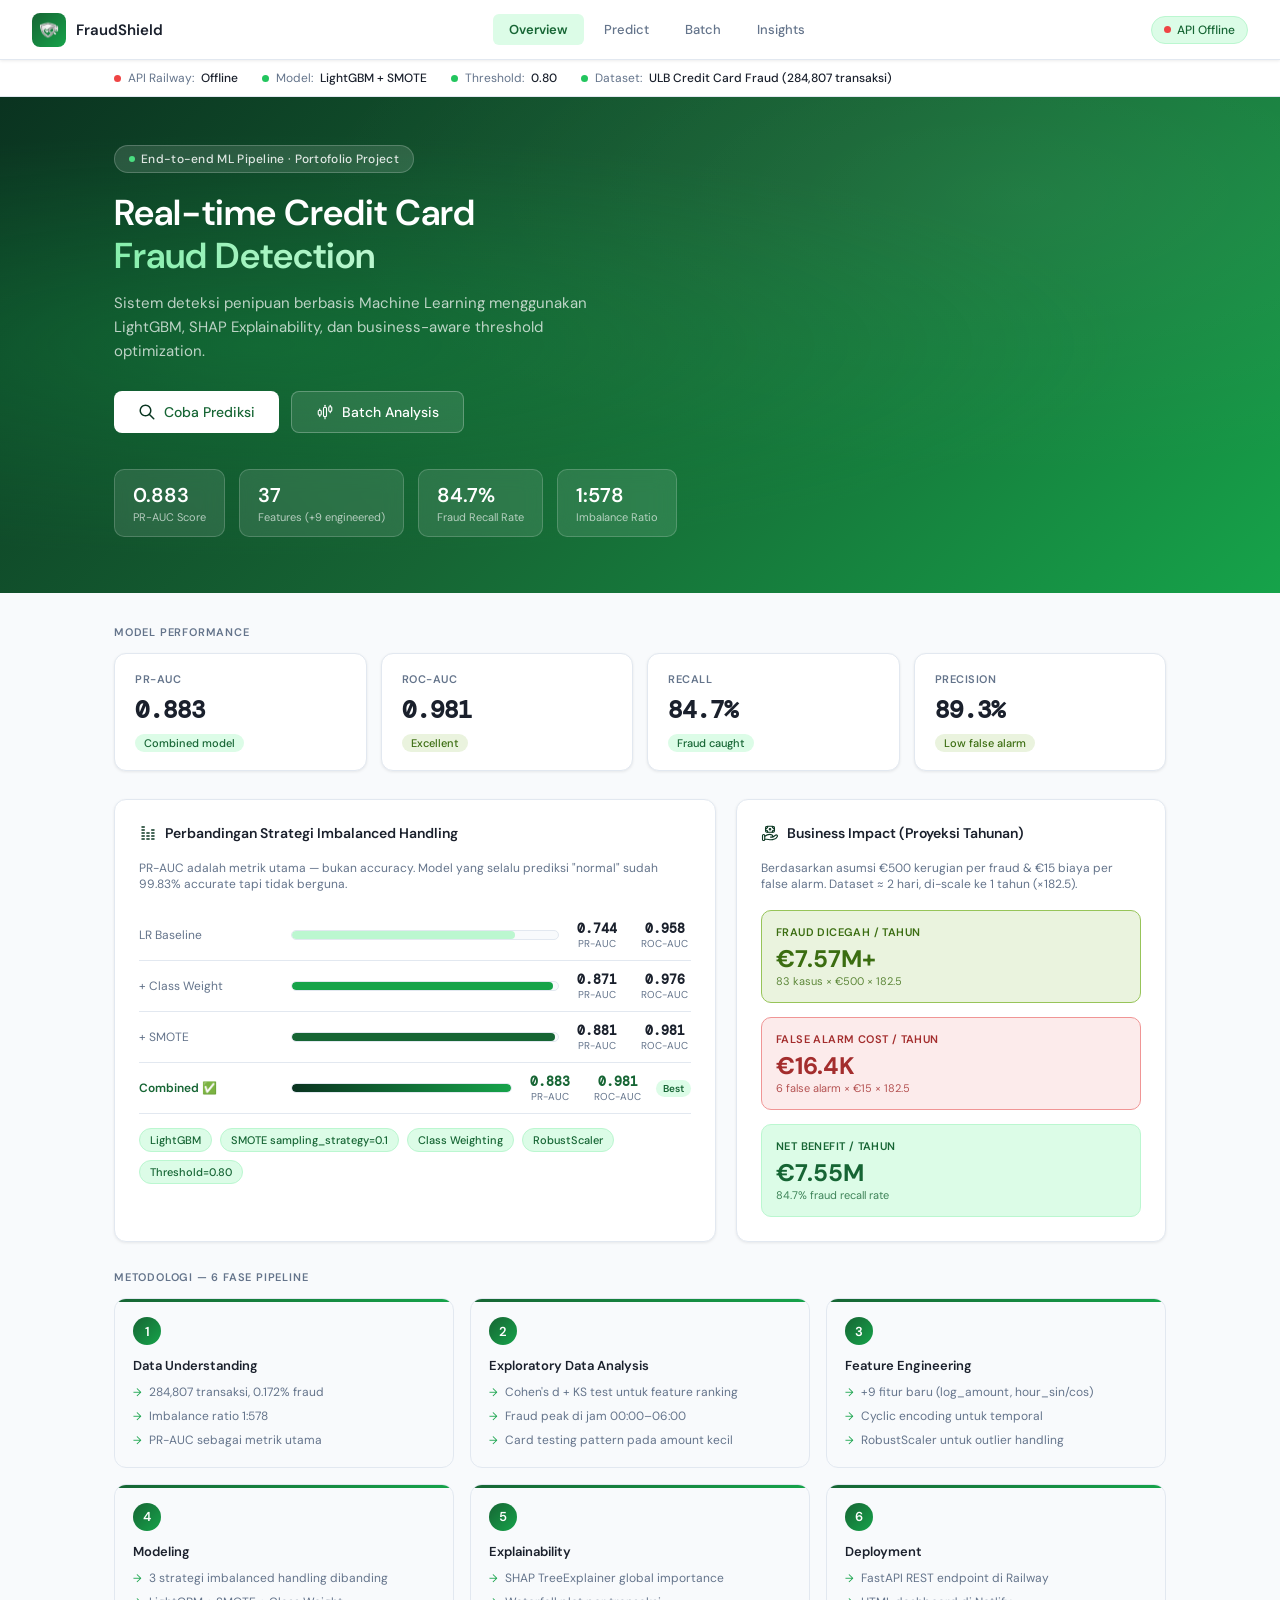
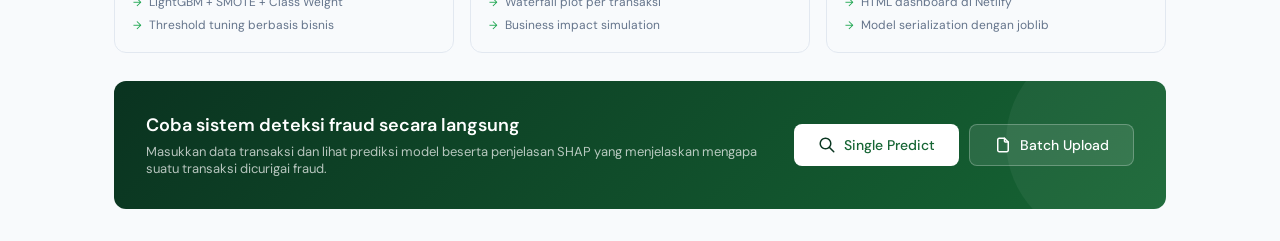
<file: Fraud-Detection-Frontend/index.html>
<!DOCTYPE html>
<html lang="id">
<head>
  <meta charset="UTF-8" />
  <meta name="viewport" content="width=device-width, initial-scale=1.0" />
  <title>FraudShield — Credit Card Fraud Detection</title>
  <link rel="preconnect" href="https://fonts.googleapis.com" />
  <link href="https://fonts.googleapis.com/css2?family=DM+Sans:wght@300;400;500;600&family=DM+Mono:wght@400;500&display=swap" rel="stylesheet" />
  <link rel="stylesheet" href="css/style.css" />
  <style>
    /* ── Page-specific overrides ─────────────────────────── */
    body { font-family: 'DM Sans', sans-serif; }

    /* Hero gradient header */
    .hero {
      background: linear-gradient(135deg, #0a3320 0%, #166534 50%, #16a34a 100%);
      padding: 48px 0 56px;
      position: relative;
      overflow: hidden;
    }

    .hero::before {
      content: '';
      position: absolute;
      inset: 0;
      background:
        radial-gradient(ellipse at 20% 50%, rgba(22,163,74,0.3) 0%, transparent 60%),
        radial-gradient(ellipse at 80% 20%, rgba(255,255,255,0.05) 0%, transparent 50%);
    }

    .hero-inner {
      max-width: 1100px;
      margin: 0 auto;
      padding: 0 24px;
      position: relative;
    }

    .hero-eyebrow {
      display: inline-flex;
      align-items: center;
      gap: 6px;
      background: rgba(255,255,255,0.12);
      border: 1px solid rgba(255,255,255,0.2);
      border-radius: 20px;
      padding: 5px 14px;
      font-size: 12px;
      color: rgba(255,255,255,0.85);
      font-weight: 500;
      letter-spacing: 0.3px;
      margin-bottom: 18px;
    }

    .hero-eyebrow .dot {
      width: 6px;
      height: 6px;
      border-radius: 50%;
      background: #4ade80;
      animation: pulse-dot 2s infinite;
    }

    @keyframes pulse-dot {
      0%, 100% { opacity: 1; }
      50% { opacity: 0.4; }
    }

    .hero-title {
      font-size: 36px;
      font-weight: 600;
      color: white;
      line-height: 1.2;
      margin-bottom: 14px;
      max-width: 560px;
    }

    .hero-title span {
      background: linear-gradient(90deg, #86efac, #bbf7d0);
      -webkit-background-clip: text;
      background-clip: text;
      -webkit-text-fill-color: transparent;
    }

    .hero-desc {
      font-size: 15px;
      color: rgba(255,255,255,0.72);
      max-width: 500px;
      line-height: 1.6;
      margin-bottom: 28px;
    }

    .hero-actions {
      display: flex;
      gap: 12px;
      flex-wrap: wrap;
    }

    .hero-btn {
      padding: 11px 24px;
      border-radius: 8px;
      font-size: 14px;
      font-weight: 500;
      cursor: pointer;
      text-decoration: none;
      transition: all 0.15s;
      display: inline-flex;
      align-items: center;
      gap: 8px;
      font-family: 'DM Sans', sans-serif;
    }

    .hero-btn.primary {
      background: white;
      color: #166534;
      border: none;
    }

    .hero-btn.primary:hover {
      background: #f0fdf4;
      transform: translateY(-1px);
    }

    .hero-btn.ghost {
      background: rgba(255,255,255,0.1);
      color: white;
      border: 1px solid rgba(255,255,255,0.25);
    }

    .hero-btn.ghost:hover {
      background: rgba(255,255,255,0.18);
      transform: translateY(-1px);
    }

    /* Stats floating cards */
    .hero-stats {
      display: flex;
      gap: 14px;
      margin-top: 36px;
      flex-wrap: wrap;
    }

    .hero-stat {
      background: rgba(255,255,255,0.1);
      border: 1px solid rgba(255,255,255,0.18);
      border-radius: 10px;
      padding: 12px 18px;
      backdrop-filter: blur(10px);
    }

    .hero-stat-val {
      font-size: 20px;
      font-weight: 600;
      color: white;
    }

    .hero-stat-label {
      font-size: 11px;
      color: rgba(255,255,255,0.65);
      margin-top: 2px;
    }

    /* ── API status bar ──────────────────────────────────── */
    .status-bar {
      background: white;
      border-bottom: 1px solid var(--gray-border);
      padding: 10px 0;
    }

    .status-inner {
      max-width: 1100px;
      margin: 0 auto;
      padding: 0 24px;
      display: flex;
      align-items: center;
      gap: 24px;
    }

    .status-item {
      display: flex;
      align-items: center;
      gap: 7px;
      font-size: 12px;
      color: var(--text-secondary);
    }

    .status-dot {
      width: 7px;
      height: 7px;
      border-radius: 50%;
      background: #d1d5db;
    }

    .status-dot.online { background: #22c55e; }
    .status-dot.checking { background: #f59e0b; animation: pulse-dot 1.5s infinite; }

    .status-label { font-weight: 500; color: var(--text-primary); }

    /* ── Section headings ────────────────────────────────── */
    .section-heading {
      font-size: 11px;
      font-weight: 600;
      color: var(--text-secondary);
      text-transform: uppercase;
      letter-spacing: 0.8px;
      margin-bottom: 14px;
    }

    /* ── Model comparison bars ───────────────────────────── */
    .model-bar-row {
      display: flex;
      align-items: center;
      gap: 12px;
      padding: 10px 0;
      border-bottom: 1px solid var(--gray-border);
    }

    .model-bar-row:last-child { border-bottom: none; }

    .model-name {
      width: 140px;
      font-size: 12px;
      color: var(--text-secondary);
      flex-shrink: 0;
    }

    .model-name.best { color: #166534; font-weight: 600; }

    .bar-track {
      flex: 1;
      background: var(--gray-bg);
      border-radius: 6px;
      height: 10px;
      overflow: hidden;
      border: 1px solid var(--gray-border);
    }

    .bar-fill {
      height: 100%;
      border-radius: 6px;
      transition: width 1s cubic-bezier(0.4, 0, 0.2, 1);
    }

    .model-metrics {
      display: flex;
      gap: 16px;
      flex-shrink: 0;
    }

    .model-metric-item {
      text-align: center;
      min-width: 52px;
    }

    .model-metric-val {
      font-size: 13px;
      font-weight: 600;
      color: var(--text-primary);
      font-family: 'DM Mono', monospace;
    }

    .model-metric-val.best { color: #166534; }

    .model-metric-key {
      font-size: 10px;
      color: var(--text-secondary);
    }

    .best-badge {
      background: #dcfce7;
      color: #166534;
      font-size: 10px;
      font-weight: 600;
      padding: 2px 7px;
      border-radius: 10px;
      flex-shrink: 0;
    }

    /* ── Pipeline steps ──────────────────────────────────── */
    .pipeline-grid {
      display: grid;
      grid-template-columns: repeat(3, 1fr);
      gap: 16px;
    }

    .pipeline-card {
      background: var(--gray-bg);
      border: 1px solid var(--gray-border);
      border-radius: var(--radius-lg);
      padding: 18px;
      position: relative;
      overflow: hidden;
    }

    .pipeline-card::before {
      content: '';
      position: absolute;
      top: 0;
      left: 0;
      right: 0;
      height: 3px;
      background: linear-gradient(90deg, #166534, #16a34a);
    }

    .pipeline-num {
      width: 28px;
      height: 28px;
      background: linear-gradient(135deg, #166534, #16a34a);
      border-radius: 50%;
      color: white;
      font-size: 13px;
      font-weight: 600;
      display: flex;
      align-items: center;
      justify-content: center;
      margin-bottom: 12px;
    }

    .pipeline-title {
      font-size: 13px;
      font-weight: 600;
      color: var(--text-primary);
      margin-bottom: 10px;
    }

    .pipeline-items {
      list-style: none;
      display: flex;
      flex-direction: column;
      gap: 7px;
    }

    .pipeline-items li {
      font-size: 12px;
      color: var(--text-secondary);
      display: flex;
      align-items: flex-start;
      gap: 7px;
      line-height: 1.4;
    }

    .pipeline-items li::before {
      content: '→';
      color: #16a34a;
      flex-shrink: 0;
      font-size: 11px;
      margin-top: 1px;
    }

    /* ── CTA card ────────────────────────────────────────── */
    .cta-card {
      background: linear-gradient(135deg, #0a3320, #166534);
      border-radius: var(--radius-lg);
      padding: 32px;
      display: flex;
      align-items: center;
      justify-content: space-between;
      gap: 24px;
      margin-top: 24px;
      position: relative;
      overflow: hidden;
    }

    .cta-card::before {
      content: '';
      position: absolute;
      right: -40px;
      top: -40px;
      width: 200px;
      height: 200px;
      border-radius: 50%;
      background: rgba(255,255,255,0.05);
    }

    .cta-title {
      font-size: 18px;
      font-weight: 600;
      color: white;
      margin-bottom: 6px;
    }

    .cta-desc {
      font-size: 13px;
      color: rgba(255,255,255,0.7);
    }

    .cta-actions {
      display: flex;
      gap: 10px;
      flex-shrink: 0;
    }

    /* ── Feature tags ────────────────────────────────────── */
    .tags {
      display: flex;
      gap: 8px;
      flex-wrap: wrap;
      margin-top: 14px;
    }

    .tag {
      background: #dcfce7;
      color: #166534;
      font-size: 11px;
      font-weight: 500;
      padding: 4px 10px;
      border-radius: 20px;
      border: 1px solid #bbf7d0;
    }

    /* ── Animations ──────────────────────────────────────── */
    .fade-in {
      animation: fadeIn 0.5s ease forwards;
    }

    @keyframes fadeIn {
      from { opacity: 0; transform: translateY(12px); }
      to   { opacity: 1; transform: translateY(0); }
    }

    .card { animation: fadeIn 0.5s ease forwards; }
    .metric-card:nth-child(1) { animation-delay: 0.05s; }
    .metric-card:nth-child(2) { animation-delay: 0.1s; }
    .metric-card:nth-child(3) { animation-delay: 0.15s; }
    .metric-card:nth-child(4) { animation-delay: 0.2s; }
  </style>
</head>
<body>

<!-- ── Topbar ─────────────────────────────────────────────── -->
<nav class="topbar">
  <a href="index.html" class="logo">
    <div class="logo-icon">
      <img src="assets/FraudShield.svg" alt="Logo" class="svg-icon">
    </div>
    <span class="logo-text">FraudShield</span>
  </a>
  <div class="nav">
    <a href="index.html" class="active">Overview</a>
    <a href="predict.html">Predict</a>
    <a href="batch.html">Batch</a>
    <a href="insights.html">Insights</a>
  </div>
  <div class="api-badge">
    <div class="dot" id="api-dot"></div>
    <span id="api-status-text">Checking API...</span>
  </div>
</nav>

<!-- ── Status bar ─────────────────────────────────────────── -->
<div class="status-bar">
  <div class="status-inner">
    <div class="status-item">
      <div class="status-dot" id="status-dot-api"></div>
      <span>API Railway:</span>
      <span class="status-label" id="status-api">Checking...</span>
    </div>
    <div class="status-item">
      <div class="status-dot online"></div>
      <span>Model:</span>
      <span class="status-label">LightGBM + SMOTE</span>
    </div>
    <div class="status-item">
      <div class="status-dot online"></div>
      <span>Threshold:</span>
      <span class="status-label" id="status-threshold">0.80</span>
    </div>
    <div class="status-item">
      <div class="status-dot online"></div>
      <span>Dataset:</span>
      <span class="status-label">ULB Credit Card Fraud (284,807 transaksi)</span>
    </div>
  </div>
</div>

<!-- ── Hero ───────────────────────────────────────────────── -->
<div class="hero">
  <div class="hero-inner">
    <div class="hero-eyebrow">
      <div class="dot"></div>
      End-to-end ML Pipeline · Portofolio Project
    </div>
    <h1 class="hero-title">
      Real-time Credit Card<br>
      <span>Fraud Detection</span>
    </h1>
    <p class="hero-desc">
      Sistem deteksi penipuan berbasis Machine Learning menggunakan LightGBM,
      SHAP Explainability, dan business-aware threshold optimization.
    </p>
    <div class="hero-actions">
      <a href="predict.html" class="hero-btn primary">
        <img src="assets/searchgreen.svg" alt="Search" class="btn-icon">
        Coba Prediksi
      </a>
      <a href="batch.html" class="hero-btn ghost">
        <img src="assets/analysiswhite.svg" alt="Folder" class="btn-icon">
        Batch Analysis
      </a>
    </div>
    <div class="hero-stats">
      <div class="hero-stat">
        <div class="hero-stat-val">0.883</div>
        <div class="hero-stat-label">PR-AUC Score</div>
      </div>
      <div class="hero-stat">
        <div class="hero-stat-val">37</div>
        <div class="hero-stat-label">Features (+9 engineered)</div>
      </div>
      <div class="hero-stat">
        <div class="hero-stat-val">84.7%</div>
        <div class="hero-stat-label">Fraud Recall Rate</div>
      </div>
      <div class="hero-stat">
        <div class="hero-stat-val">1:578</div>
        <div class="hero-stat-label">Imbalance Ratio</div>
      </div>
    </div>
  </div>
</div>

<!-- ── Main content ────────────────────────────────────────── -->
<div class="page">

  <!-- Metrics -->
  <div class="section-heading">Model Performance</div>
  <div class="metrics-grid" style="margin-bottom:28px">
    <div class="metric-card">
      <div class="metric-label">PR-AUC</div>
      <div class="metric-value">0.883</div>
      <span class="metric-badge blue">Combined model</span>
    </div>
    <div class="metric-card">
      <div class="metric-label">ROC-AUC</div>
      <div class="metric-value">0.981</div>
      <span class="metric-badge green">Excellent</span>
    </div>
    <div class="metric-card">
      <div class="metric-label">Recall</div>
      <div class="metric-value">84.7%</div>
      <span class="metric-badge blue">Fraud caught</span>
    </div>
    <div class="metric-card">
      <div class="metric-label">Precision</div>
      <div class="metric-value">89.3%</div>
      <span class="metric-badge green">Low false alarm</span>
    </div>
  </div>

  <!-- Model comparison + Pipeline -->
  <div class="two-col" style="margin-bottom:28px">

    <!-- Model comparison -->
    <div class="card">
      <div class="card-title">
        <img src="assets/strategy.svg" alt="Chart" class="title-icon">
        Perbandingan Strategi Imbalanced Handling
      </div>
      <p style="font-size:12px;color:var(--text-secondary);margin-bottom:18px">
        PR-AUC adalah metrik utama — bukan accuracy. Model yang selalu prediksi
        "normal" sudah 99.83% accurate tapi tidak berguna.
      </p>

      <div class="model-bar-row">
        <span class="model-name">LR Baseline</span>
        <div class="bar-track">
          <div class="bar-fill" style="width:84%;background:#bbf7d0" data-width="84%"></div>
        </div>
        <div class="model-metrics">
          <div class="model-metric-item">
            <div class="model-metric-val">0.744</div>
            <div class="model-metric-key">PR-AUC</div>
          </div>
          <div class="model-metric-item">
            <div class="model-metric-val">0.958</div>
            <div class="model-metric-key">ROC-AUC</div>
          </div>
        </div>
      </div>

      <div class="model-bar-row">
        <span class="model-name">+ Class Weight</span>
        <div class="bar-track">
          <div class="bar-fill" style="width:98%;background:#16a34a"></div>
        </div>
        <div class="model-metrics">
          <div class="model-metric-item">
            <div class="model-metric-val">0.871</div>
            <div class="model-metric-key">PR-AUC</div>
          </div>
          <div class="model-metric-item">
            <div class="model-metric-val">0.976</div>
            <div class="model-metric-key">ROC-AUC</div>
          </div>
        </div>
      </div>

      <div class="model-bar-row">
        <span class="model-name">+ SMOTE</span>
        <div class="bar-track">
          <div class="bar-fill" style="width:99%;background:#166534"></div>
        </div>
        <div class="model-metrics">
          <div class="model-metric-item">
            <div class="model-metric-val">0.881</div>
            <div class="model-metric-key">PR-AUC</div>
          </div>
          <div class="model-metric-item">
            <div class="model-metric-val">0.981</div>
            <div class="model-metric-key">ROC-AUC</div>
          </div>
        </div>
      </div>

      <div class="model-bar-row">
        <span class="model-name best">Combined ✅</span>
        <div class="bar-track">
          <div class="bar-fill" style="width:100%;background:linear-gradient(90deg,#0a3320,#16a34a)"></div>
        </div>
        <div class="model-metrics">
          <div class="model-metric-item">
            <div class="model-metric-val best">0.883</div>
            <div class="model-metric-key">PR-AUC</div>
          </div>
          <div class="model-metric-item">
            <div class="model-metric-val best">0.981</div>
            <div class="model-metric-key">ROC-AUC</div>
          </div>
        </div>
        <span class="best-badge">Best</span>
      </div>

      <div class="tags">
        <span class="tag">LightGBM</span>
        <span class="tag">SMOTE sampling_strategy=0.1</span>
        <span class="tag">Class Weighting</span>
        <span class="tag">RobustScaler</span>
        <span class="tag">Threshold=0.80</span>
      </div>
    </div>

    <!-- Business impact -->
    <div class="card">
    <div class="card-title">
        <img src="assets/business.svg" alt="Impact" class="title-icon">
        Business Impact (Proyeksi Tahunan)
      </div>
      <p style="font-size:12px;color:var(--text-secondary);margin-bottom:18px">
        Berdasarkan asumsi €500 kerugian per fraud & €15 biaya per false alarm.
        Dataset ≈ 2 hari, di-scale ke 1 tahun (×182.5).
      </p>

      <div style="display:flex;flex-direction:column;gap:14px">
        <div style="background:var(--green-bg);border:1px solid var(--green-border);border-radius:10px;padding:14px">
          <div style="font-size:11px;color:var(--green-text);font-weight:600;text-transform:uppercase;letter-spacing:0.4px;margin-bottom:4px">Fraud Dicegah / Tahun</div>
          <div style="font-size:24px;font-weight:700;color:var(--green-text)">€7.57M+</div>
          <div style="font-size:11px;color:var(--green-text);opacity:0.8">83 kasus × €500 × 182.5</div>
        </div>

        <div style="background:var(--red-bg);border:1px solid var(--red-border);border-radius:10px;padding:14px">
          <div style="font-size:11px;color:var(--red-text);font-weight:600;text-transform:uppercase;letter-spacing:0.4px;margin-bottom:4px">False Alarm Cost / Tahun</div>
          <div style="font-size:24px;font-weight:700;color:var(--red-text)">€16.4K</div>
          <div style="font-size:11px;color:var(--red-text);opacity:0.8">6 false alarm × €15 × 182.5</div>
        </div>

        <div style="background:#dcfce7;border:1px solid #bbf7d0;border-radius:10px;padding:14px">
          <div style="font-size:11px;color:#166534;font-weight:600;text-transform:uppercase;letter-spacing:0.4px;margin-bottom:4px">Net Benefit / Tahun</div>
          <div style="font-size:24px;font-weight:700;color:#166534">€7.55M</div>
          <div style="font-size:11px;color:#166534;opacity:0.8">84.7% fraud recall rate</div>
        </div>
      </div>
    </div>
  </div>

  <!-- Pipeline -->
  <div class="section-heading">Metodologi — 6 Fase Pipeline</div>
  <div class="pipeline-grid" style="margin-bottom:28px">
    <div class="pipeline-card">
      <div class="pipeline-num">1</div>
      <div class="pipeline-title">Data Understanding</div>
      <ul class="pipeline-items">
        <li>284,807 transaksi, 0.172% fraud</li>
        <li>Imbalance ratio 1:578</li>
        <li>PR-AUC sebagai metrik utama</li>
      </ul>
    </div>
    <div class="pipeline-card">
      <div class="pipeline-num">2</div>
      <div class="pipeline-title">Exploratory Data Analysis</div>
      <ul class="pipeline-items">
        <li>Cohen's d + KS test untuk feature ranking</li>
        <li>Fraud peak di jam 00:00–06:00</li>
        <li>Card testing pattern pada amount kecil</li>
      </ul>
    </div>
    <div class="pipeline-card">
      <div class="pipeline-num">3</div>
      <div class="pipeline-title">Feature Engineering</div>
      <ul class="pipeline-items">
        <li>+9 fitur baru (log_amount, hour_sin/cos)</li>
        <li>Cyclic encoding untuk temporal</li>
        <li>RobustScaler untuk outlier handling</li>
      </ul>
    </div>
    <div class="pipeline-card">
      <div class="pipeline-num">4</div>
      <div class="pipeline-title">Modeling</div>
      <ul class="pipeline-items">
        <li>3 strategi imbalanced handling dibanding</li>
        <li>LightGBM + SMOTE + Class Weight</li>
        <li>Threshold tuning berbasis bisnis</li>
      </ul>
    </div>
    <div class="pipeline-card">
      <div class="pipeline-num">5</div>
      <div class="pipeline-title">Explainability</div>
      <ul class="pipeline-items">
        <li>SHAP TreeExplainer global importance</li>
        <li>Waterfall plot per transaksi</li>
        <li>Business impact simulation</li>
      </ul>
    </div>
    <div class="pipeline-card">
      <div class="pipeline-num">6</div>
      <div class="pipeline-title">Deployment</div>
      <ul class="pipeline-items">
        <li>FastAPI REST endpoint di Railway</li>
        <li>HTML dashboard di Netlify</li>
        <li>Model serialization dengan joblib</li>
      </ul>
    </div>
  </div>

  <!-- CTA -->
  <div class="cta-card">
    <div>
      <div class="cta-title">Coba sistem deteksi fraud secara langsung</div>
      <div class="cta-desc">
        Masukkan data transaksi dan lihat prediksi model beserta penjelasan SHAP
        yang menjelaskan mengapa suatu transaksi dicurigai fraud.
      </div>
    </div>
    <div class="cta-actions">
      <a href="predict.html" class="hero-btn primary" style="font-family:'DM Sans',sans-serif">
        <img src="assets/searchgreen.svg" alt="Search" class="btn-icon">
        Single Predict
      </a>
      <a href="batch.html" class="hero-btn ghost" style="font-family:'DM Sans',sans-serif">
        <img src="assets/filewhite.svg" alt="Folder" class="btn-icon">
        Batch Upload
      </a>
    </div>
  </div>

</div>

<!-- ── Scripts ─────────────────────────────────────────────── -->
<script src="js/api.js"></script>
<script>
  // Check API health on load
  async function checkApiStatus() {
    const dot    = document.getElementById('api-dot');
    const text   = document.getElementById('api-status-text');
    const sdot   = document.getElementById('status-dot-api');
    const slabel = document.getElementById('status-api');

    try {
      const res  = await fetch(`${API_BASE}/health`, { signal: AbortSignal.timeout(5000) });
      const data = await res.json();

      if (data.status === 'healthy') {
        dot.classList.add('online');
        dot.style.background = '#22c55e';
        text.textContent = 'API Connected';
        sdot.classList.add('online');
        slabel.textContent = 'Online ✓';
        if (data.threshold) {
          document.getElementById('status-threshold').textContent = data.threshold;
        }
      }
    } catch {
      dot.style.background = '#ef4444';
      text.textContent = 'API Offline';
      sdot.style.background = '#ef4444';
      slabel.textContent = 'Offline';
    }
  }

  checkApiStatus();
</script>
</body>
</html>
</file>
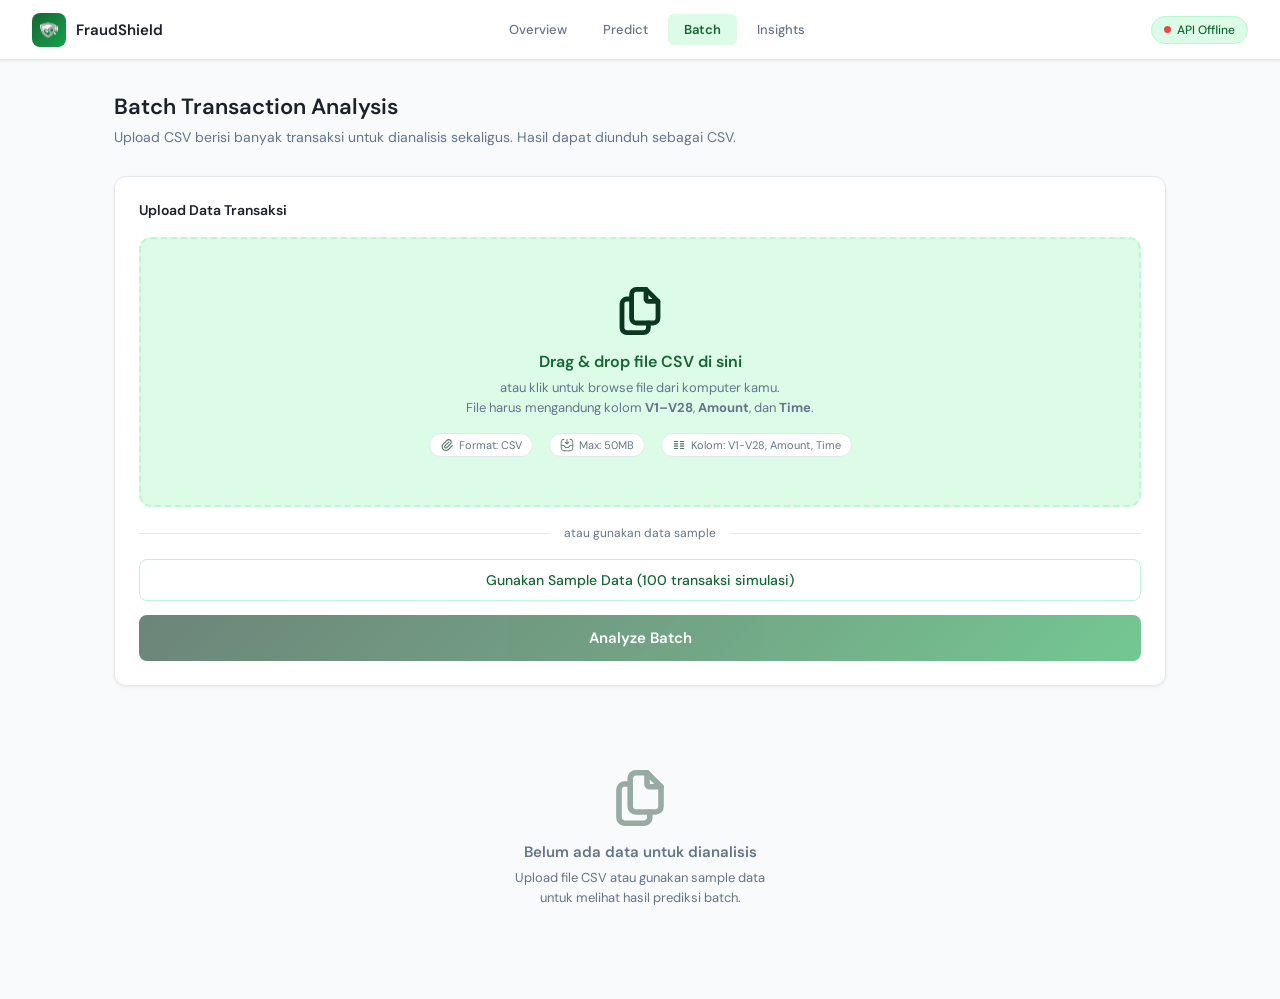
<file: Fraud-Detection-Frontend/batch.html>
<!DOCTYPE html>
<html lang="id">
<head>
  <meta charset="UTF-8" />
  <meta name="viewport" content="width=device-width, initial-scale=1.0" />
  <title>Batch Analysis — FraudShield</title>
  <link rel="preconnect" href="https://fonts.googleapis.com" />
  <link href="https://fonts.googleapis.com/css2?family=DM+Sans:wght@300;400;500;600&family=DM+Mono:wght@400;500&display=swap" rel="stylesheet" />
  <link rel="stylesheet" href="css/style.css" />
  <style>
    body { font-family: 'DM Sans', sans-serif; }

    /* ── Upload zone ─────────────────────────────────────── */
    .upload-zone {
      border: 2px dashed #bbf7d0;
      border-radius: var(--radius-lg);
      background: #dcfce7;
      padding: 48px 24px;
      text-align: center;
      cursor: pointer;
      transition: all 0.2s;
      position: relative;
    }

    .upload-zone:hover,
    .upload-zone.dragover {
      border-color: #166534;
      background: #d6e9f8;
      transform: scale(1.005);
    }

    .upload-zone input[type="file"] {
      position: absolute;
      inset: 0;
      opacity: 0;
      cursor: pointer;
      width: 100%;
      height: 100%;
    }

    .upload-icon { font-size: 40px; margin-bottom: 12px; }

    .upload-title {
      font-size: 16px;
      font-weight: 600;
      color: #166534;
      margin-bottom: 6px;
    }

    .upload-desc {
      font-size: 13px;
      color: var(--text-secondary);
      margin-bottom: 16px;
      line-height: 1.5;
    }

    .upload-meta {
      display: flex;
      justify-content: center;
      gap: 16px;
      flex-wrap: wrap;
    }

    .upload-meta-item {
      display: flex;
      align-items: center;
      gap: 5px;
      font-size: 11px;
      color: var(--text-secondary);
      background: white;
      padding: 4px 10px;
      border-radius: 20px;
      border: 1px solid var(--gray-border);
    }

    /* ── Or divider ──────────────────────────────────────── */
    .or-divider {
      display: flex;
      align-items: center;
      gap: 14px;
      margin: 18px 0;
      color: var(--text-secondary);
      font-size: 12px;
    }

    .or-divider::before,
    .or-divider::after {
      content: '';
      flex: 1;
      height: 1px;
      background: var(--gray-border);
    }

    /* ── Sample button ───────────────────────────────────── */
    .btn-sample {
      width: 100%;
      padding: 11px;
      background: white;
      color: #166534;
      border: 1px solid #bbf7d0;
      border-radius: var(--radius-md);
      font-size: 14px;
      font-weight: 500;
      cursor: pointer;
      transition: all 0.15s;
      display: flex;
      align-items: center;
      justify-content: center;
      gap: 8px;
      font-family: 'DM Sans', sans-serif;
    }

    .btn-sample:hover { background: #dcfce7; }

    /* ── Analyze btn ─────────────────────────────────────── */
    .btn-analyze {
      width: 100%;
      padding: 13px;
      background: linear-gradient(135deg, #0a3320, #166534, #16a34a);
      color: white;
      border: none;
      border-radius: var(--radius-md);
      font-size: 15px;
      font-weight: 600;
      cursor: pointer;
      transition: all 0.15s;
      display: flex;
      align-items: center;
      justify-content: center;
      gap: 10px;
      font-family: 'DM Sans', sans-serif;
      margin-top: 14px;
    }

    .btn-analyze:hover { opacity: 0.92; transform: translateY(-1px); }
    .btn-analyze:disabled { opacity: 0.6; cursor: not-allowed; transform: none; }

    .btn-spinner {
      width: 18px;
      height: 18px;
      border: 2px solid rgba(255,255,255,0.3);
      border-top-color: white;
      border-radius: 50%;
      animation: spin 0.7s linear infinite;
      display: none;
    }

    @keyframes spin { to { transform: rotate(360deg); } }

    /* ── File info bar ───────────────────────────────────── */
    .file-info {
      display: none;
      background: var(--green-bg);
      border: 1px solid var(--green-border);
      border-radius: var(--radius-md);
      padding: 12px 16px;
      margin-top: 14px;
      align-items: center;
      gap: 10px;
    }

    .file-info.show { display: flex; }
    .file-info-name { font-size: 13px; font-weight: 500; color: var(--green-text); }
    .file-info-size { font-size: 12px; color: var(--text-secondary); margin-left: auto; }

    /* ── Summary cards ───────────────────────────────────── */
    .summary-grid {
      display: grid;
      grid-template-columns: repeat(4, 1fr);
      gap: 14px;
      margin-bottom: 24px;
    }

    .summary-card {
      background: white;
      border: 1px solid var(--gray-border);
      border-radius: var(--radius-lg);
      padding: 18px 20px;
      box-shadow: var(--shadow-sm);
      animation: fadeUp 0.4s ease forwards;
    }

    @keyframes fadeUp {
      from { opacity: 0; transform: translateY(8px); }
      to   { opacity: 1; transform: translateY(0); }
    }

    .summary-card:nth-child(2) { animation-delay: 0.05s; }
    .summary-card:nth-child(3) { animation-delay: 0.1s; }
    .summary-card:nth-child(4) { animation-delay: 0.15s; }

    .summary-label {
      font-size: 11px;
      font-weight: 600;
      text-transform: uppercase;
      letter-spacing: 0.4px;
      color: var(--text-secondary);
      margin-bottom: 8px;
    }

    .summary-value {
      font-size: 28px;
      font-weight: 700;
      color: var(--text-primary);
      margin-bottom: 4px;
      font-family: 'DM Mono', monospace;
    }

    .summary-value.fraud-color { color: var(--red-text); }
    .summary-value.normal-color { color: var(--green-text); }

    .summary-sub {
      font-size: 12px;
      color: var(--text-secondary);
    }

    /* ── Chart row ───────────────────────────────────────── */
    .chart-row {
      display: grid;
      grid-template-columns: 1.6fr 1fr;
      gap: 20px;
      margin-bottom: 24px;
    }

    /* ── Mini bar chart ──────────────────────────────────── */
    .mini-chart {
      display: flex;
      flex-direction: column;
      gap: 0;
    }

    .chart-bar-item {
      display: flex;
      align-items: center;
      gap: 10px;
      padding: 6px 0;
      border-bottom: 1px solid var(--gray-border);
      cursor: pointer;
      transition: background 0.1s;
      border-radius: 4px;
      padding: 7px 6px;
    }

    .chart-bar-item:hover { background: var(--gray-bg); }
    .chart-bar-item:last-child { border-bottom: none; }

    .chart-bar-idx {
      font-size: 11px;
      color: var(--text-secondary);
      font-family: 'DM Mono', monospace;
      width: 28px;
      flex-shrink: 0;
    }

    .chart-bar-track {
      flex: 1;
      height: 10px;
      background: var(--gray-bg);
      border-radius: 5px;
      overflow: hidden;
      border: 1px solid var(--gray-border);
    }

    .chart-bar-fill {
      height: 100%;
      border-radius: 5px;
      transition: width 0.8s cubic-bezier(0.4, 0, 0.2, 1);
    }

    .chart-bar-fill.fraud  { background: linear-gradient(90deg, #c0392b, #e74c3c); }
    .chart-bar-fill.normal { background: linear-gradient(90deg, #27ae60, #2ecc71); }

    .chart-bar-val {
      font-size: 12px;
      font-weight: 600;
      font-family: 'DM Mono', monospace;
      width: 42px;
      text-align: right;
      flex-shrink: 0;
    }

    .chart-bar-val.fraud  { color: var(--red-text); }
    .chart-bar-val.normal { color: var(--green-text); }

    .chart-bar-tag {
      flex-shrink: 0;
    }

    /* ── Donut chart (CSS only) ───────────────────────────── */
    .donut-wrap {
      display: flex;
      flex-direction: column;
      align-items: center;
      justify-content: center;
      height: 100%;
      gap: 20px;
    }

    .donut-container {
      position: relative;
      width: 160px;
      height: 160px;
    }

    .donut-svg { transform: rotate(-90deg); }

    .donut-center {
      position: absolute;
      inset: 0;
      display: flex;
      flex-direction: column;
      align-items: center;
      justify-content: center;
    }

    .donut-pct {
      font-size: 22px;
      font-weight: 700;
      color: var(--red-text);
      font-family: 'DM Mono', monospace;
    }

    .donut-sub {
      font-size: 11px;
      color: var(--text-secondary);
    }

    .donut-legend {
      display: flex;
      flex-direction: column;
      gap: 8px;
      width: 100%;
    }

    .legend-item {
      display: flex;
      align-items: center;
      gap: 8px;
      font-size: 12px;
    }

    .legend-dot {
      width: 10px;
      height: 10px;
      border-radius: 50%;
      flex-shrink: 0;
    }

    .legend-label { color: var(--text-secondary); flex: 1; }
    .legend-val   { font-weight: 600; font-family: 'DM Mono', monospace; }

    /* ── Results table ───────────────────────────────────── */
    .table-controls {
      display: flex;
      align-items: center;
      gap: 12px;
      margin-bottom: 16px;
      flex-wrap: wrap;
    }

    .filter-group {
      display: flex;
      gap: 6px;
    }

    .filter-btn {
      padding: 6px 14px;
      border-radius: 20px;
      font-size: 12px;
      font-weight: 500;
      cursor: pointer;
      border: 1px solid var(--gray-border);
      background: white;
      color: var(--text-secondary);
      transition: all 0.15s;
      font-family: 'DM Sans', sans-serif;
    }

    .filter-btn.active { background: #166534; color: white; border-color: #166534; }
    .filter-btn.fraud-filter.active { background: var(--red-text); border-color: var(--red-text); }
    .filter-btn.normal-filter.active { background: var(--green-text); border-color: var(--green-text); }

    .search-input {
      padding: 7px 12px 7px 32px;
      border: 1px solid var(--gray-border);
      border-radius: var(--radius-md);
      font-size: 13px;
      color: var(--text-primary);
      background: white;
      font-family: 'DM Sans', sans-serif;
      margin-left: auto;
      width: 180px;
    }

    .search-input:focus { outline: none; border-color: #16a34a; }

    .results-table {
      width: 100%;
      border-collapse: collapse;
      font-size: 13px;
    }

    .results-table th {
      text-align: left;
      padding: 10px 12px;
      font-size: 11px;
      font-weight: 600;
      text-transform: uppercase;
      letter-spacing: 0.4px;
      color: var(--text-secondary);
      border-bottom: 2px solid var(--gray-border);
      cursor: pointer;
      user-select: none;
      white-space: nowrap;
    }

    .results-table th:hover { color: #166534; }
    .results-table th.sorted { color: #166534; }

    .results-table td {
      padding: 10px 12px;
      border-bottom: 1px solid var(--gray-border);
      color: var(--text-primary);
    }

    .results-table tr:hover td { background: var(--gray-bg); }
    .results-table tr.fraud-row td { background: #fff8f8; }
    .results-table tr.fraud-row:hover td { background: #fde8e8; }

    .risk-bar-cell {
      display: flex;
      align-items: center;
      gap: 8px;
    }

    .risk-bar-mini {
      width: 60px;
      height: 6px;
      background: var(--gray-bg);
      border-radius: 3px;
      overflow: hidden;
    }

    .risk-bar-mini-fill {
      height: 100%;
      border-radius: 3px;
    }

    .risk-bar-mini-fill.high { background: var(--red-text); }
    .risk-bar-mini-fill.low  { background: var(--green-text); }

    .mono { font-family: 'DM Mono', monospace; }

    /* ── Download bar ────────────────────────────────────── */
    .download-bar {
      display: flex;
      align-items: center;
      justify-content: space-between;
      padding: 14px 0 0;
      border-top: 1px solid var(--gray-border);
      margin-top: 16px;
      flex-wrap: wrap;
      gap: 10px;
    }

    .download-info {
      font-size: 12px;
      color: var(--text-secondary);
    }

    .btn-download {
      padding: 9px 20px;
      background: linear-gradient(135deg, #166534, #16a34a);
      color: white;
      border: none;
      border-radius: var(--radius-md);
      font-size: 13px;
      font-weight: 500;
      cursor: pointer;
      display: flex;
      align-items: center;
      gap: 7px;
      font-family: 'DM Sans', sans-serif;
      transition: opacity 0.15s;
    }

    .btn-download:hover { opacity: 0.9; }

    /* ── Empty & loading states ──────────────────────────── */
    .empty-state {
      text-align: center;
      padding: 60px 24px;
    }

    .empty-icon  { font-size: 40px; margin-bottom: 12px; }
    .empty-title { font-size: 15px; font-weight: 600; color: var(--text-secondary); margin-bottom: 6px; }
    .empty-desc  { font-size: 13px; color: var(--text-secondary); line-height: 1.5; }

    .progress-bar {
      height: 4px;
      background: var(--gray-border);
      border-radius: 2px;
      overflow: hidden;
      margin-top: 14px;
      display: none;
    }

    .progress-fill {
      height: 100%;
      background: linear-gradient(90deg, #166534, #16a34a);
      border-radius: 2px;
      animation: progress-anim 1.5s ease-in-out infinite;
    }

    @keyframes progress-anim {
      0%   { width: 0%; margin-left: 0; }
      50%  { width: 70%; margin-left: 15%; }
      100% { width: 0%; margin-left: 100%; }
    }

    /* ── Pagination ──────────────────────────────────────── */
    .pagination {
      display: flex;
      align-items: center;
      justify-content: center;
      gap: 6px;
      margin-top: 16px;
    }

    .page-btn {
      padding: 6px 12px;
      border-radius: 6px;
      font-size: 12px;
      cursor: pointer;
      border: 1px solid var(--gray-border);
      background: white;
      color: var(--text-secondary);
      font-family: 'DM Sans', sans-serif;
      transition: all 0.15s;
    }

    .page-btn:hover { background: #dcfce7; color: #166534; }
    .page-btn.active { background: #166534; color: white; border-color: #166534; }
    .page-btn:disabled { opacity: 0.4; cursor: not-allowed; }

    .page-info { font-size: 12px; color: var(--text-secondary); padding: 0 8px; }

    @media (max-width: 768px) {
      .summary-grid { grid-template-columns: repeat(2, 1fr); }
      .chart-row    { grid-template-columns: 1fr; }
      .search-input { width: 100%; margin-left: 0; }
    }
  </style>
</head>
<body>

<!-- ── Topbar ─────────────────────────────────────────────── -->
<nav class="topbar">
  <a href="index.html" class="logo">
    <div class="logo-icon">
      <img src="assets/FraudShield.svg" alt="Logo" class="svg-icon">
    </div>
    <span class="logo-text">FraudShield</span>
  </a>
  <div class="nav">
    <a href="index.html">Overview</a>
    <a href="predict.html">Predict</a>
    <a href="batch.html" class="active">Batch</a>
    <a href="insights.html">Insights</a>
  </div>
  <div class="api-badge">
    <div class="dot online" id="api-dot"></div>
    <span id="api-status-text">API Connected</span>
  </div>
</nav>

<!-- ── Main ───────────────────────────────────────────────── -->
<div class="page">
  <div class="page-header">
    <h1 class="page-title">Batch Transaction Analysis</h1>
    <p class="page-subtitle">
      Upload CSV berisi banyak transaksi untuk dianalisis sekaligus. Hasil dapat diunduh sebagai CSV.
    </p>
  </div>

  <!-- Upload section -->
  <div class="card" style="margin-bottom:24px">
    <div class="card-title">Upload Data Transaksi</div>

    <!-- Drop zone -->
    <div class="upload-zone" id="upload-zone"
        ondragover="handleDragOver(event)"
        ondragleave="handleDragLeave(event)"
        ondrop="handleDrop(event)">
      <input type="file" id="file-input" accept=".csv" onchange="handleFileSelect(event)" />
      
      <img src="assets/filegreen.svg" alt="Upload File" class="upload-svg">
      
      <div class="upload-title">Drag & drop file CSV di sini</div>
      <div class="upload-desc">
        atau klik untuk browse file dari komputer kamu.<br>
        File harus mengandung kolom <strong>V1–V28</strong>, <strong>Amount</strong>, dan <strong>Time</strong>.
      </div>
      <div class="upload-meta">
        <div class="upload-meta-item">
          <img src="assets/format.svg" alt="File" class="meta-icon"> Format: CSV
        </div>
        <div class="upload-meta-item">
          <img src="assets/filesize.svg" alt="Size" class="meta-icon"> Max: 50MB
        </div>
        <div class="upload-meta-item">
          <img src="assets/column.svg" alt="Columns" class="meta-icon"> Kolom: V1-V28, Amount, Time
        </div>
      </div>
    </div>

    <!-- File info -->
    <div class="file-info" id="file-info">
      <img src="assets/filegreen.svg" alt="File" class="file-icon">
      
      <span class="file-info-name" id="file-name">—</span>
      <span class="file-info-size" id="file-size">—</span>
      <button onclick="clearFile()" style="background:none;border:none;cursor:pointer;color:var(--red-text);font-size:16px;padding:0 4px">✕</button>
    </div>

    <!-- Or divider -->
    <div class="or-divider">atau gunakan data sample</div>

    <!-- Sample data button -->
    <button class="btn-sample" onclick="loadSampleData()">
      Gunakan Sample Data (100 transaksi simulasi)
    </button>

    <!-- Progress bar -->
    <div class="progress-bar" id="progress-bar">
      <div class="progress-fill"></div>
    </div>

    <!-- Analyze button -->
    <button class="btn-analyze" id="btn-analyze" onclick="runBatchAnalysis()" disabled>
      <div class="btn-spinner" id="btn-spinner"></div>
      <span id="btn-text">Analyze Batch</span>
    </button>
  </div>

  <!-- Results section (hidden until analyzed) -->
  <div id="results-section" style="display:none">

    <!-- Summary cards -->
    <div id="summary-grid" class="summary-grid"></div>

    <!-- Charts -->
    <div class="chart-row">
          <div class="card">
            <div class="card-title">
              <img src="assets/strategy.svg" alt="Chart" class="title-icon">
              Fraud Probability per Transaksi
            </div>
            <div class="mini-chart" id="prob-chart"></div>
          </div>
          
          <div class="card">
            <div class="card-title">
              <img src="assets/distribution.svg" alt="Donut" class="title-icon">
              Distribusi Prediksi
            </div>
            <div class="donut-wrap">
              <div class="donut-container">
                <svg class="donut-svg" width="160" height="160" viewBox="0 0 160 160">
                  <circle cx="80" cy="80" r="60" fill="none" stroke="#EAF3DE" stroke-width="24"/>
                  <circle cx="80" cy="80" r="60" fill="none" stroke="#FCEBEB" stroke-width="24"
                          id="donut-fraud-arc"
                          stroke-dasharray="0 377"
                          stroke-dashoffset="0"
                          style="transition: stroke-dasharray 1s ease"/>
                </svg>
                <div class="donut-center">
                  <div class="donut-pct" id="donut-pct">0%</div>
                  <div class="donut-sub">fraud rate</div>
                </div>
              </div>
              <div class="donut-legend">
                <div class="legend-item">
                  <div class="legend-dot" style="background:#FCEBEB;border:2px solid var(--red-border)"></div>
                  <span class="legend-label">Fraud</span>
                  <span class="legend-val fraud-color" id="legend-fraud">0</span>
                </div>
                <div class="legend-item">
                  <div class="legend-dot" style="background:#EAF3DE;border:2px solid var(--green-border)"></div>
                  <span class="legend-label">Normal</span>
                  <span class="legend-val normal-color" id="legend-normal">0</span>
                </div>
              </div>
            </div>
          </div>
        </div>

    <!-- Results table -->
    <div class="card">
          <div class="card-title">
            <img src="assets/result.svg" alt="List" class="title-icon">
            Hasil Prediksi Detail
          </div>

          <div class="table-controls">
            <div class="filter-group">
              <button class="filter-btn active" onclick="setFilter('all', this)">Semua</button>
              <button class="filter-btn fraud-filter" onclick="setFilter('fraud', this)">
                <img src="assets/warning.svg" alt="Fraud" class="filter-icon"> Fraud
              </button>
              <button class="filter-btn normal-filter" onclick="setFilter('normal', this)">
                <img src="assets/checklist.svg" alt="Normal" class="filter-icon"> Normal
              </button>
            </div>
        <span id="table-count" style="font-size:12px;color:var(--text-secondary)"></span>

        <div class="search-wrapper">
          <img src="assets/searchgreen.svg" alt="Search" class="search-icon">
          <input type="text" class="search-input" placeholder="Cari dari index..." oninput="searchTable(this.value)" />
        </div>
      </div>

      <div style="overflow-x:auto">
        <table class="results-table" id="results-table">
          <thead>
            <tr>
              <th onclick="sortTable('index')"># Index</th>
              <th onclick="sortTable('amount')">Amount (€)</th>
              <th onclick="sortTable('probability')">Probability ↓</th>
              <th>Risk Score</th>
              <th onclick="sortTable('label')">Status</th>
            </tr>
          </thead>
          <tbody id="table-body"></tbody>
        </table>
      </div>

      <!-- Pagination -->
      <div class="pagination" id="pagination"></div>

      <!-- Download -->
      <div class="download-bar">
        <span class="download-info" id="download-info"></span>
        <button class="btn-download" onclick="downloadCSV()">
          ⬇ Download Hasil CSV
        </button>
      </div>
    </div>

  </div>

  <!-- Empty state (before upload) -->
  <div class="empty-state" id="empty-state">
    <img src="assets/filegreen.svg" alt="Empty Data" class="empty-svg">
    <div class="empty-title">Belum ada data untuk dianalisis</div>
    <div class="empty-desc">
      Upload file CSV atau gunakan sample data<br>
      untuk melihat hasil prediksi batch.
    </div>
  </div>

</div>

<!-- ── Scripts ─────────────────────────────────────────────── -->
<script src="js/api.js"></script>
<script>
  // ── State ─────────────────────────────────────────────────
  let allResults    = [];
  let filteredResults = [];
  let currentFilter = 'all';
  let currentPage   = 1;
  let sortKey       = 'probability';
  let sortAsc       = false;
  const PAGE_SIZE   = 15;
  let selectedFile  = null;

  // ── Drag & Drop ───────────────────────────────────────────
  function handleDragOver(e) {
    e.preventDefault();
    document.getElementById('upload-zone').classList.add('dragover');
  }

  function handleDragLeave(e) {
    document.getElementById('upload-zone').classList.remove('dragover');
  }

  function handleDrop(e) {
    e.preventDefault();
    document.getElementById('upload-zone').classList.remove('dragover');
    const file = e.dataTransfer.files[0];
    if (file && file.name.endsWith('.csv')) {
      setFile(file);
    } else {
      alert('Hanya file CSV yang diterima.');
    }
  }

  function handleFileSelect(e) {
    const file = e.target.files[0];
    if (file) setFile(file);
  }

  function setFile(file) {
    selectedFile = file;
    const sizeKB = (file.size / 1024).toFixed(1);
    document.getElementById('file-name').textContent = file.name;
    document.getElementById('file-size').textContent = `${sizeKB} KB`;
    document.getElementById('file-info').classList.add('show');
    document.getElementById('btn-analyze').disabled = false;
  }

  function clearFile() {
    selectedFile = null;
    document.getElementById('file-info').classList.remove('show');
    document.getElementById('file-input').value = '';
    document.getElementById('btn-analyze').disabled = true;
  }

  // ── Generate sample data ──────────────────────────────────
  function loadSampleData() {
    const rows = ['V1,V2,V3,V4,V5,V6,V7,V8,V9,V10,V11,V12,V13,V14,V15,V16,V17,V18,V19,V20,V21,V22,V23,V24,V25,V26,V27,V28,Amount,Time'];

    for (let i = 0; i < 100; i++) {
      const isFraud = [5, 23, 47, 61, 89].includes(i);
      const v = Array.from({length: 28}, (_, j) => {
        if (isFraud && [13, 16, 11].includes(j)) return (Math.random() * -10 - 3).toFixed(4);
        return (Math.random() * 4 - 2).toFixed(4);
      });
      const amount = isFraud
        ? (Math.random() * 5 + 0.5).toFixed(2)
        : (Math.random() * 200 + 10).toFixed(2);
      const time = (Math.random() * 172800).toFixed(0);
      rows.push([...v, amount, time].join(','));
    }

    const csv  = rows.join('\n');
    const blob = new Blob([csv], { type: 'text/csv' });
    const file = new File([blob], 'sample_transactions.csv', { type: 'text/csv' });
    setFile(file);
  }

  // ── Run batch analysis ────────────────────────────────────
  async function runBatchAnalysis() {
    if (!selectedFile) return;

    const btn     = document.getElementById('btn-analyze');
    const spinner = document.getElementById('btn-spinner');
    const btnText = document.getElementById('btn-text');
    const progress = document.getElementById('progress-bar');

    btn.disabled          = true;
    spinner.style.display = 'block';
    btnText.textContent   = 'Menganalisis...';
    progress.style.display = 'block';

    try {
      const response = await predictBatch(selectedFile);

      allResults = response.data.map((r, i) => ({
        ...r,
        amount: parseFloat(selectedFile._rows?.[i]?.Amount || 0),
      }));

      // Sort by probability desc by default
      allResults.sort((a, b) => b.probability - a.probability);

      renderResults(response.summary);

    } catch (err) {
      alert('❌ Error: ' + err.message);
    } finally {
      btn.disabled          = false;
      spinner.style.display = 'none';
      btnText.textContent   = 'Analyze Batch';
      progress.style.display = 'none';
    }
  }

  // ── Render results ────────────────────────────────────────
  function renderResults(summary) {
    document.getElementById('empty-state').style.display = 'none';
    document.getElementById('results-section').style.display = 'block';

    const total = summary.total;
    const fraud = summary.fraud_detected;
    const normal = summary.normal;
    const rate  = summary.fraud_rate;

    // Summary cards
    document.getElementById('summary-grid').innerHTML = `
      <div class="summary-card">
        <div class="summary-label">Total Transaksi</div>
        <div class="summary-value">${total.toLocaleString()}</div>
        <div class="summary-sub">Dari file yang diupload</div>
      </div>
      <div class="summary-card">
        <div class="summary-label">Fraud Detected</div>
        <div class="summary-value fraud-color">${fraud}</div>
        <div class="summary-sub">${rate}% dari total</div>
      </div>
      <div class="summary-card">
        <div class="summary-label">Normal</div>
        <div class="summary-value normal-color">${normal.toLocaleString()}</div>
        <div class="summary-sub">${(100 - rate).toFixed(2)}% dari total</div>
      </div>
      <div class="summary-card">
        <div class="summary-label">Avg Risk Score</div>
        <div class="summary-value">${Math.round(allResults.reduce((s,r) => s + r.risk_score, 0) / allResults.length)}</div>
        <div class="summary-sub">Dari 0–100</div>
      </div>
    `;

    // Donut chart
    const circumference = 2 * Math.PI * 60;
    const fraudArc = (fraud / total) * circumference;
    document.getElementById('donut-fraud-arc').setAttribute(
      'stroke-dasharray', `${fraudArc} ${circumference - fraudArc}`
    );
    document.getElementById('donut-pct').textContent = `${rate}%`;
    document.getElementById('legend-fraud').textContent  = fraud;
    document.getElementById('legend-normal').textContent = normal;

    // Probability chart (top 20 by probability)
    const top20 = [...allResults].slice(0, 20);
    const maxProb = Math.max(...top20.map(r => r.probability));
    document.getElementById('prob-chart').innerHTML = top20.map(r => `
      <div class="chart-bar-item">
        <span class="chart-bar-idx">#${r.index}</span>
        <div class="chart-bar-track">
          <div class="chart-bar-fill ${r.prediction === 1 ? 'fraud' : 'normal'}"
               style="width:${(r.probability / maxProb * 100).toFixed(1)}%"></div>
        </div>
        <span class="chart-bar-val ${r.prediction === 1 ? 'fraud' : 'normal'}">
          ${(r.probability * 100).toFixed(1)}%
        </span>
        <span class="chart-bar-tag">
          <span class="pill ${r.prediction === 1 ? 'fraud' : 'normal'}">
            ${r.prediction === 1 ? 'FRAUD' : 'Normal'}
          </span>
        </span>
      </div>
    `).join('');

    // Table
    applyFilter(currentFilter);
    updateDownloadInfo();
  }

  // ── Filter ────────────────────────────────────────────────
  function setFilter(filter, btn) {
    currentFilter = filter;
    currentPage   = 1;
    document.querySelectorAll('.filter-btn').forEach(b => b.classList.remove('active'));
    btn.classList.add('active');
    applyFilter(filter);
  }

  function applyFilter(filter) {
    if (filter === 'fraud')       filteredResults = allResults.filter(r => r.prediction === 1);
    else if (filter === 'normal') filteredResults = allResults.filter(r => r.prediction === 0);
    else                          filteredResults = [...allResults];
    renderTable();
  }

  // ── Search ────────────────────────────────────────────────
  function searchTable(query) {
    if (!query) { applyFilter(currentFilter); return; }
    filteredResults = allResults.filter(r =>
      String(r.index).includes(query) ||
      r.label.toLowerCase().includes(query.toLowerCase())
    );
    currentPage = 1;
    renderTable();
  }

  // ── Sort ──────────────────────────────────────────────────
  function sortTable(key) {
    if (sortKey === key) sortAsc = !sortAsc;
    else { sortKey = key; sortAsc = false; }
    filteredResults.sort((a, b) => {
      const va = a[key] ?? 0;
      const vb = b[key] ?? 0;
      return sortAsc ? (va > vb ? 1 : -1) : (va < vb ? 1 : -1);
    });
    renderTable();
  }

  // ── Render table ──────────────────────────────────────────
  function renderTable() {
    const start = (currentPage - 1) * PAGE_SIZE;
    const page  = filteredResults.slice(start, start + PAGE_SIZE);

    document.getElementById('table-count').textContent =
      `${filteredResults.length} transaksi`;

    document.getElementById('table-body').innerHTML = page.map(r => {
      const isFraud   = r.prediction === 1;
      const riskClass = r.risk_score >= 50 ? 'high' : 'low';
      return `
        <tr class="${isFraud ? 'fraud-row' : ''}">
          <td class="mono">#${r.index}</td>
          <td class="mono">€${r.amount ? r.amount.toFixed(2) : '—'}</td>
          <td>
            <div class="risk-bar-cell">
              <span class="mono" style="color:${isFraud ? 'var(--red-text)' : 'var(--green-text)'};font-weight:600">
                ${(r.probability * 100).toFixed(2)}%
              </span>
            </div>
          </td>
          <td>
            <div class="risk-bar-cell">
              <div class="risk-bar-mini">
                <div class="risk-bar-mini-fill ${riskClass}" style="width:${r.risk_score}%"></div>
              </div>
              <span class="mono" style="font-size:12px">${r.risk_score}</span>
            </div>
          </td>
          <td><span class="pill ${isFraud ? 'fraud' : 'normal'}">${r.label}</span></td>
        </tr>
      `;
    }).join('');

    renderPagination();
  }

  // ── Pagination ────────────────────────────────────────────
  function renderPagination() {
    const total = Math.ceil(filteredResults.length / PAGE_SIZE);
    if (total <= 1) { document.getElementById('pagination').innerHTML = ''; return; }

    let html = `<button class="page-btn" onclick="goPage(${currentPage-1})" ${currentPage===1?'disabled':''}>←</button>`;
    for (let i = 1; i <= total; i++) {
      if (i === 1 || i === total || Math.abs(i - currentPage) <= 1) {
        html += `<button class="page-btn ${i===currentPage?'active':''}" onclick="goPage(${i})">${i}</button>`;
      } else if (Math.abs(i - currentPage) === 2) {
        html += `<span class="page-info">…</span>`;
      }
    }
    html += `<button class="page-btn" onclick="goPage(${currentPage+1})" ${currentPage===total?'disabled':''}>→</button>`;
    html += `<span class="page-info">${currentPage}/${total}</span>`;
    document.getElementById('pagination').innerHTML = html;
  }

  function goPage(p) {
    const total = Math.ceil(filteredResults.length / PAGE_SIZE);
    if (p < 1 || p > total) return;
    currentPage = p;
    renderTable();
    document.querySelector('.results-table').scrollIntoView({ behavior: 'smooth', block: 'start' });
  }

  // ── Download CSV ──────────────────────────────────────────
  function downloadCSV() {
    const headers = ['index', 'label', 'probability', 'risk_score', 'prediction'];
    const rows = [headers.join(',')];
    filteredResults.forEach(r => {
      rows.push([r.index, r.label, r.probability, r.risk_score, r.prediction].join(','));
    });
    const blob = new Blob([rows.join('\n')], { type: 'text/csv' });
    const url  = URL.createObjectURL(blob);
    const a    = document.createElement('a');
    a.href     = url;
    a.download = `fraud_predictions_${new Date().toISOString().slice(0,10)}.csv`;
    a.click();
    URL.revokeObjectURL(url);
  }

  function updateDownloadInfo() {
    const fraud = allResults.filter(r => r.prediction === 1).length;
    document.getElementById('download-info').textContent =
      `${allResults.length} transaksi · ${fraud} fraud terdeteksi`;
  }

  // ── API status check ──────────────────────────────────────
  async function checkApi() {
    try {
      const data = await checkHealth();
      if (data.status === 'healthy') {
        document.getElementById('api-dot').style.background = '#22c55e';
        document.getElementById('api-status-text').textContent = 'API Connected';
      }
    } catch {
      document.getElementById('api-dot').style.background = '#ef4444';
      document.getElementById('api-status-text').textContent = 'API Offline';
    }
  }

  checkApi();
</script>
</body>
</html>
</file>
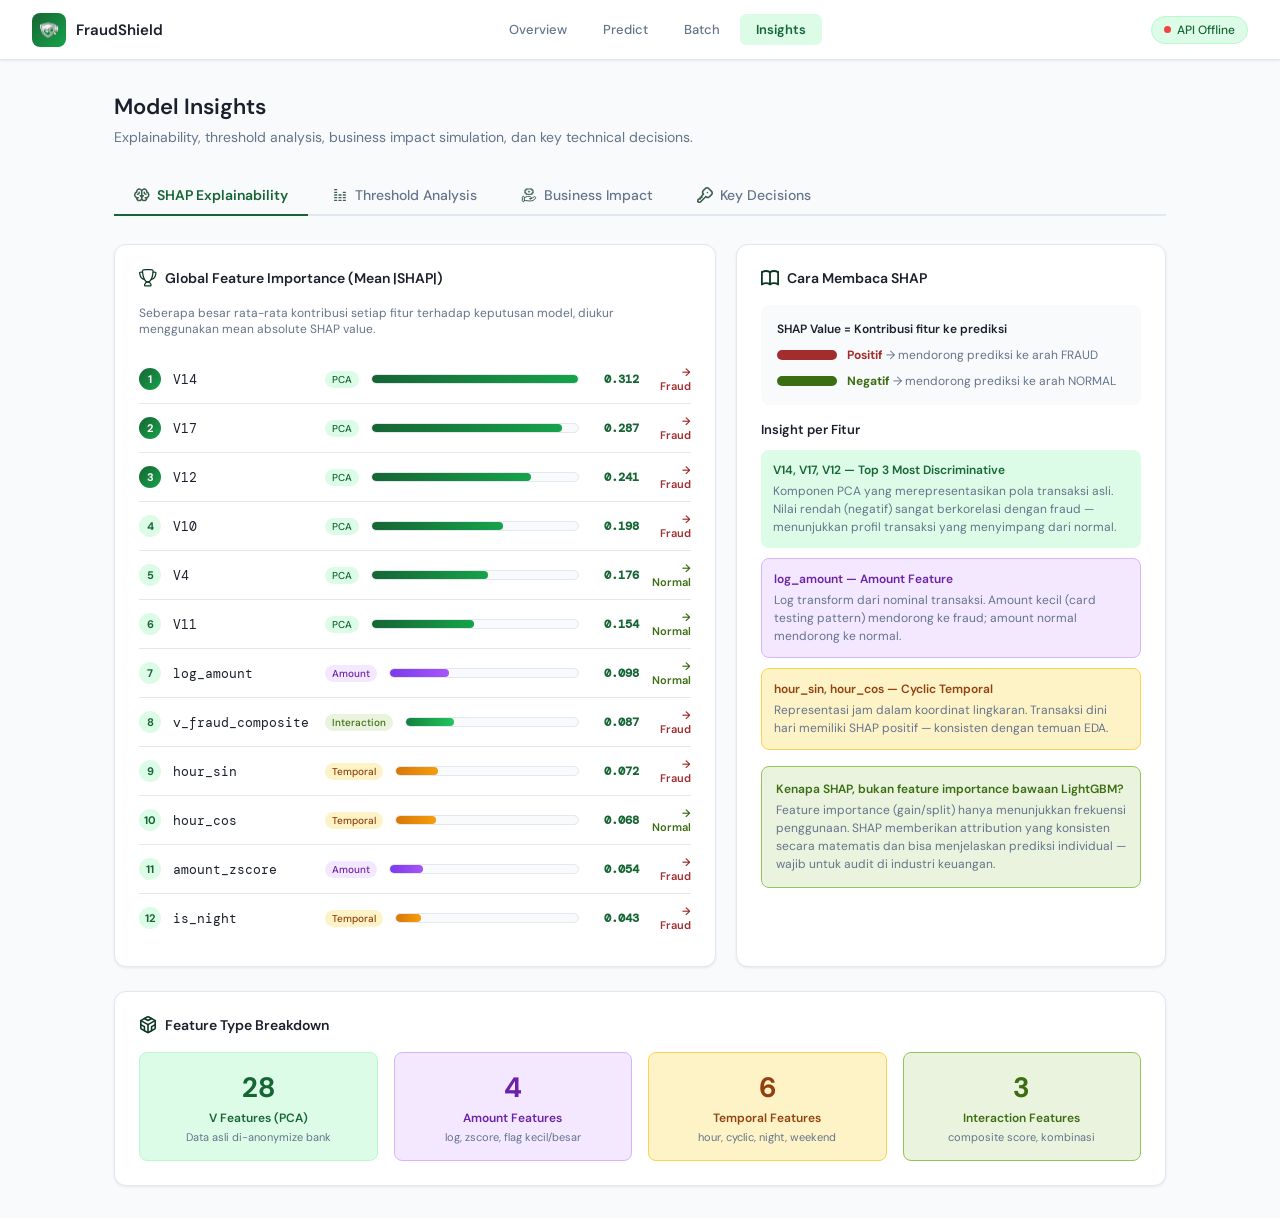
<file: Fraud-Detection-Frontend/insights.html>
<!DOCTYPE html>
<html lang="id">
<head>
  <meta charset="UTF-8" />
  <meta name="viewport" content="width=device-width, initial-scale=1.0" />
  <title>Model Insights — FraudShield</title>
  <link rel="preconnect" href="https://fonts.googleapis.com" />
  <link href="https://fonts.googleapis.com/css2?family=DM+Sans:wght@300;400;500;600&family=DM+Mono:wght@400;500&display=swap" rel="stylesheet" />
  <link rel="stylesheet" href="css/style.css" />
  <style>
    body { font-family: 'DM Sans', sans-serif; }

    /* ── Tabs ────────────────────────────────────────────── */
    .tabs {
      display: flex;
      gap: 4px;
      border-bottom: 2px solid var(--gray-border);
      margin-bottom: 28px;
    }

    .tab-btn {
      padding: 10px 20px;
      border: none;
      background: none;
      font-size: 14px;
      font-weight: 500;
      color: var(--text-secondary);
      cursor: pointer;
      border-bottom: 2px solid transparent;
      margin-bottom: -2px;
      transition: all 0.15s;
      font-family: 'DM Sans', sans-serif;
      display: flex;
      align-items: center;
      gap: 7px;
    }

    .tab-btn:hover { color: var(--text-primary); }

    .tab-btn.active {
      color: #166534;
      border-bottom-color: #166534;
      font-weight: 600;
    }

    .tab-content { display: none; }
    .tab-content.active { display: block; }

    /* ── Feature importance bars ─────────────────────────── */
    .feature-row {
      display: flex;
      align-items: center;
      gap: 12px;
      padding: 10px 0;
      border-bottom: 1px solid var(--gray-border);
    }

    .feature-row:last-child { border-bottom: none; }

    .feature-rank {
      width: 22px;
      height: 22px;
      border-radius: 50%;
      background: #dcfce7;
      color: #166534;
      font-size: 11px;
      font-weight: 700;
      display: flex;
      align-items: center;
      justify-content: center;
      flex-shrink: 0;
    }

    .feature-rank.top3 {
      background: linear-gradient(135deg, #166534, #16a34a);
      color: white;
    }

    .feature-name {
      width: 140px;
      font-family: 'DM Mono', monospace;
      font-size: 13px;
      color: var(--text-primary);
      flex-shrink: 0;
    }

    .feature-type-tag {
      font-size: 10px;
      padding: 2px 7px;
      border-radius: 10px;
      font-weight: 500;
      flex-shrink: 0;
    }

    .feature-type-tag.pca      { background: #dcfce7;  color: #166534; }
    .feature-type-tag.amount   { background: #f3e8ff; color: #6b21a8; }
    .feature-type-tag.temporal { background: #fef3c7; color: #92400e; }
    .feature-type-tag.interact { background: var(--green-bg);  color: var(--green-text); }

    .feature-bar-track {
      flex: 1;
      height: 10px;
      background: var(--gray-bg);
      border-radius: 5px;
      overflow: hidden;
      border: 1px solid var(--gray-border);
    }

    .feature-bar-fill {
      height: 100%;
      border-radius: 5px;
      transition: width 1s cubic-bezier(0.4,0,0.2,1);
    }

    .feature-shap-val {
      font-family: 'DM Mono', monospace;
      font-size: 12px;
      font-weight: 600;
      color: #166534;
      width: 48px;
      text-align: right;
      flex-shrink: 0;
    }

    .feature-direction {
      width: 40px;
      font-size: 11px;
      text-align: right;
      flex-shrink: 0;
    }

    .feature-direction.fraud  { color: var(--red-text);   font-weight: 600; }
    .feature-direction.normal { color: var(--green-text); font-weight: 600; }

    /* ── Threshold analysis ──────────────────────────────── */
    .threshold-grid {
      display: grid;
      grid-template-columns: 1fr 1fr;
      gap: 24px;
    }

    .threshold-chart {
      position: relative;
      height: 220px;
      margin-top: 16px;
    }

    .threshold-chart-inner {
      height: 180px;
      display: flex;
      align-items: flex-end;
      gap: 3px;
      border-left: 2px solid var(--gray-border);
      border-bottom: 2px solid var(--gray-border);
      padding: 0 4px 4px;
      position: relative;
    }

    .thresh-bar-group {
      display: flex;
      gap: 2px;
      align-items: flex-end;
      flex: 1;
      cursor: pointer;
    }

    .thresh-bar-group:hover .thresh-bar { opacity: 0.8; }

    .thresh-bar {
      flex: 1;
      border-radius: 3px 3px 0 0;
      transition: height 0.8s cubic-bezier(0.4,0,0.2,1), opacity 0.15s;
      min-width: 6px;
    }

    .thresh-x-labels {
      display: flex;
      gap: 3px;
      margin-top: 4px;
      padding-left: 6px;
    }

    .thresh-x-label {
      flex: 1;
      font-size: 9px;
      color: var(--text-secondary);
      text-align: center;
    }

    .thresh-legend {
      display: flex;
      gap: 16px;
      margin-top: 12px;
      flex-wrap: wrap;
    }

    .thresh-legend-item {
      display: flex;
      align-items: center;
      gap: 6px;
      font-size: 12px;
      color: var(--text-secondary);
    }

    .thresh-legend-dot {
      width: 10px;
      height: 10px;
      border-radius: 2px;
    }

    .optimal-marker {
      position: absolute;
      top: 0;
      bottom: 0;
      width: 2px;
      background: rgba(255, 100, 0, 0.6);
      pointer-events: none;
    }

    .optimal-label {
      position: absolute;
      top: -20px;
      font-size: 10px;
      color: #c2410c;
      font-weight: 600;
      white-space: nowrap;
      transform: translateX(-50%);
    }

    /* ── Metric table ────────────────────────────────────── */
    .metric-table {
      width: 100%;
      border-collapse: collapse;
      font-size: 13px;
      margin-top: 12px;
    }

    .metric-table th {
      text-align: left;
      padding: 9px 12px;
      font-size: 11px;
      font-weight: 600;
      text-transform: uppercase;
      letter-spacing: 0.4px;
      color: var(--text-secondary);
      border-bottom: 2px solid var(--gray-border);
    }

    .metric-table td {
      padding: 10px 12px;
      border-bottom: 1px solid var(--gray-border);
      font-family: 'DM Mono', monospace;
    }

    .metric-table tr.best-row td { background: #dcfce7; }
    .metric-table tr.best-row td:first-child { font-weight: 600; color: #166534; }

    .best-tag {
      background: #166534;
      color: white;
      font-size: 10px;
      padding: 2px 7px;
      border-radius: 10px;
      font-family: 'DM Sans', sans-serif;
    }

    /* ── Business impact ─────────────────────────────────── */
    .impact-layout {
      display: grid;
      grid-template-columns: 1fr 1.2fr;
      gap: 24px;
    }

    .impact-input-group {
      display: flex;
      flex-direction: column;
      gap: 14px;
    }

    .impact-input-row {
      display: flex;
      align-items: center;
      justify-content: space-between;
      gap: 12px;
      padding: 12px 0;
      border-bottom: 1px solid var(--gray-border);
    }

    .impact-input-row:last-child { border-bottom: none; }

    .impact-label {
      font-size: 13px;
      color: var(--text-primary);
      font-weight: 500;
    }

    .impact-sublabel {
      font-size: 11px;
      color: var(--text-secondary);
      margin-top: 2px;
    }

    .impact-input {
      width: 110px;
      padding: 8px 12px;
      border: 1px solid var(--gray-border);
      border-radius: var(--radius-md);
      font-size: 13px;
      font-family: 'DM Mono', monospace;
      text-align: right;
      color: var(--text-primary);
      background: white;
    }

    .impact-input:focus {
      outline: none;
      border-color: #16a34a;
      box-shadow: 0 0 0 3px rgba(55,138,221,0.1);
    }

    .impact-results {
      display: flex;
      flex-direction: column;
      gap: 14px;
    }

    .impact-result-card {
      border-radius: var(--radius-lg);
      padding: 18px 20px;
      border: 1px solid;
    }

    .impact-result-card.green {
      background: var(--green-bg);
      border-color: var(--green-border);
    }

    .impact-result-card.red {
      background: var(--red-bg);
      border-color: var(--red-border);
    }

    .impact-result-card.blue {
      background: #dcfce7;
      border-color: #bbf7d0;
    }

    .impact-result-label {
      font-size: 11px;
      font-weight: 600;
      text-transform: uppercase;
      letter-spacing: 0.4px;
      margin-bottom: 6px;
    }

    .impact-result-card.green .impact-result-label { color: var(--green-text); }
    .impact-result-card.red   .impact-result-label { color: var(--red-text); }
    .impact-result-card.blue  .impact-result-label { color: #166534; }

    .impact-result-value {
      font-size: 26px;
      font-weight: 700;
      font-family: 'DM Mono', monospace;
    }

    .impact-result-card.green .impact-result-value { color: var(--green-text); }
    .impact-result-card.red   .impact-result-value { color: var(--red-text); }
    .impact-result-card.blue  .impact-result-value { color: #166534; }

    .impact-result-sub {
      font-size: 11px;
      margin-top: 3px;
      opacity: 0.75;
    }

    .impact-result-card.green .impact-result-sub { color: var(--green-text); }
    .impact-result-card.red   .impact-result-sub { color: var(--red-text); }
    .impact-result-card.blue  .impact-result-sub { color: #166534; }

    /* ── Key decisions ────────────────────────────────────── */
    .decision-grid {
      display: grid;
      grid-template-columns: 1fr 1fr;
      gap: 16px;
    }

    .decision-card {
      background: var(--gray-bg);
      border: 1px solid var(--gray-border);
      border-radius: var(--radius-lg);
      padding: 18px;
      position: relative;
      overflow: hidden;
    }

    .decision-card::before {
      content: '';
      position: absolute;
      top: 0; left: 0; right: 0;
      height: 3px;
      background: linear-gradient(90deg, #166534, #16a34a);
    }

    .decision-q {
      font-size: 13px;
      font-weight: 600;
      color: #166534;
      margin-bottom: 8px;
      display: flex;
      gap: 8px;
    }

    .decision-a {
      font-size: 12px;
      color: var(--text-secondary);
      line-height: 1.6;
    }

    @media (max-width: 768px) {
      .threshold-grid { grid-template-columns: 1fr; }
      .impact-layout  { grid-template-columns: 1fr; }
      .decision-grid  { grid-template-columns: 1fr; }
    }
  </style>
</head>
<body>

<!-- ── Topbar ─────────────────────────────────────────────── -->
<nav class="topbar">
  <a href="index.html" class="logo">
    <div class="logo-icon">
      <img src="assets/FraudShield.svg" alt="Logo" class="svg-icon">
    </div>
    <span class="logo-text">FraudShield</span>
  </a>
  <div class="nav">
    <a href="index.html">Overview</a>
    <a href="predict.html">Predict</a>
    <a href="batch.html">Batch</a>
    <a href="insights.html" class="active">Insights</a>
  </div>
  <div class="api-badge">
    <div class="dot online" id="api-dot"></div>
    <span id="api-status-text">API Connected</span>
  </div>
</nav>

<!-- ── Main ───────────────────────────────────────────────── -->
<div class="page">
  <div class="page-header">
    <h1 class="page-title">Model Insights</h1>
    <p class="page-subtitle">
      Explainability, threshold analysis, business impact simulation, dan key technical decisions.
    </p>
  </div>

  <!-- Tabs -->
  <div class="tabs">
    <button class="tab-btn active" onclick="switchTab('shap', this)">
      <img src="assets/brain.svg" alt="SHAP" class="tab-icon"> SHAP Explainability
    </button>
    <button class="tab-btn" onclick="switchTab('threshold', this)">
      <img src="assets/strategy.svg" alt="Threshold" class="tab-icon"> Threshold Analysis
    </button>
    <button class="tab-btn" onclick="switchTab('business', this)">
      <img src="assets/business.svg" alt="Business" class="tab-icon"> Business Impact
    </button>
    <button class="tab-btn" onclick="switchTab('decisions', this)">
      <img src="assets/key.svg" alt="Decisions" class="tab-icon"> Key Decisions
    </button>
  </div>

  <!-- ══════════════════════════════════════════════════════ -->
  <!-- TAB 1: SHAP                                           -->
  <!-- ══════════════════════════════════════════════════════ -->
  <div class="tab-content active" id="tab-shap">

    <div class="two-col" style="margin-bottom:24px">

      <!-- Global feature importance -->
      <div class="card">
        <div class="card-title">
          <img src="assets/champion.svg" alt="Trophy" class="title-icon"> 
          Global Feature Importance (Mean |SHAP|)
        </div>
        <p style="font-size:12px;color:var(--text-secondary);margin-bottom:18px">
          Seberapa besar rata-rata kontribusi setiap fitur terhadap keputusan model,
          diukur menggunakan mean absolute SHAP value.
        </p>

        <div id="feature-importance-list">
          </div>
      </div>

      <div class="card">
        <div class="card-title">
          <img src="assets/book.svg" alt="Book" class="title-icon"> 
          Cara Membaca SHAP
        </div>

        <div style="background:var(--gray-bg);border-radius:var(--radius-md);padding:16px;margin-bottom:16px">
          <div style="font-size:12px;font-weight:600;color:var(--text-primary);margin-bottom:10px">
            SHAP Value = Kontribusi fitur ke prediksi
          </div>
          <div style="display:flex;flex-direction:column;gap:10px">
            <div style="display:flex;align-items:center;gap:10px">
              <div style="width:60px;height:10px;background:var(--red-text);border-radius:5px;flex-shrink:0"></div>
              <span style="font-size:12px;color:var(--text-secondary)">
                <strong style="color:var(--red-text)">Positif</strong> → mendorong prediksi ke arah FRAUD
              </span>
            </div>
            <div style="display:flex;align-items:center;gap:10px">
              <div style="width:60px;height:10px;background:var(--green-text);border-radius:5px;flex-shrink:0"></div>
              <span style="font-size:12px;color:var(--text-secondary)">
                <strong style="color:var(--green-text)">Negatif</strong> → mendorong prediksi ke arah NORMAL
              </span>
            </div>
          </div>
        </div>

        <div style="font-size:13px;font-weight:600;color:var(--text-primary);margin-bottom:12px">
          Insight per Fitur
        </div>

        <div style="display:flex;flex-direction:column;gap:10px">
          <div style="background:#dcfce7;border-radius:var(--radius-md);padding:12px">
            <div style="font-size:12px;font-weight:600;color:#166534;margin-bottom:4px">
              V14, V17, V12 — Top 3 Most Discriminative
            </div>
            <div style="font-size:12px;color:var(--text-secondary);line-height:1.5">
              Komponen PCA yang merepresentasikan pola transaksi asli.
              Nilai rendah (negatif) sangat berkorelasi dengan fraud — 
              menunjukkan profil transaksi yang menyimpang dari normal.
            </div>
          </div>
          <div style="background:#f3e8ff;border:1px solid #d8b4fe;border-radius:var(--radius-md);padding:12px">
            <div style="font-size:12px;font-weight:600;color:#6b21a8;margin-bottom:4px">
              log_amount — Amount Feature
            </div>
            <div style="font-size:12px;color:var(--text-secondary);line-height:1.5">
              Log transform dari nominal transaksi. Amount kecil (card testing pattern) 
              mendorong ke fraud; amount normal mendorong ke normal.
            </div>
          </div>
          <div style="background:#fef3c7;border:1px solid #fcd34d;border-radius:var(--radius-md);padding:12px">
            <div style="font-size:12px;font-weight:600;color:#92400e;margin-bottom:4px">
              hour_sin, hour_cos — Cyclic Temporal
            </div>
            <div style="font-size:12px;color:var(--text-secondary);line-height:1.5">
              Representasi jam dalam koordinat lingkaran. Transaksi dini hari 
              memiliki SHAP positif — konsisten dengan temuan EDA.
            </div>
          </div>
        </div>

        <div style="margin-top:16px;padding:14px;background:var(--green-bg);border:1px solid var(--green-border);border-radius:var(--radius-md)">
          <div style="font-size:12px;font-weight:600;color:var(--green-text);margin-bottom:4px">
            Kenapa SHAP, bukan feature importance bawaan LightGBM?
          </div>
          <div style="font-size:12px;color:var(--text-secondary);line-height:1.5">
            Feature importance (gain/split) hanya menunjukkan frekuensi penggunaan. 
            SHAP memberikan attribution yang konsisten secara matematis 
            dan bisa menjelaskan prediksi individual — wajib untuk audit di industri keuangan.
          </div>
        </div>
      </div>
    </div>

    <!-- Feature type breakdown -->
    <div class="card">
      <div class="card-title">
        <img src="assets/breakdown.svg" alt="Feature Type" class="title-icon">
        Feature Type Breakdown
      </div>
      <div style="display:grid;grid-template-columns:repeat(4,1fr);gap:16px">
        <div style="text-align:center;padding:16px;background:#dcfce7;border-radius:var(--radius-md);border:1px solid #bbf7d0">
          <div style="font-size:28px;font-weight:700;color:#166534">28</div>
          <div style="font-size:12px;color:#166534;font-weight:600;margin-top:4px">V Features (PCA)</div>
          <div style="font-size:11px;color:var(--text-secondary);margin-top:4px">Data asli di-anonymize bank</div>
        </div>
        <div style="text-align:center;padding:16px;background:#f3e8ff;border-radius:var(--radius-md);border:1px solid #d8b4fe">
          <div style="font-size:28px;font-weight:700;color:#6b21a8">4</div>
          <div style="font-size:12px;color:#6b21a8;font-weight:600;margin-top:4px">Amount Features</div>
          <div style="font-size:11px;color:var(--text-secondary);margin-top:4px">log, zscore, flag kecil/besar</div>
        </div>
        <div style="text-align:center;padding:16px;background:#fef3c7;border-radius:var(--radius-md);border:1px solid #fcd34d">
          <div style="font-size:28px;font-weight:700;color:#92400e">6</div>
          <div style="font-size:12px;color:#92400e;font-weight:600;margin-top:4px">Temporal Features</div>
          <div style="font-size:11px;color:var(--text-secondary);margin-top:4px">hour, cyclic, night, weekend</div>
        </div>
        <div style="text-align:center;padding:16px;background:var(--green-bg);border-radius:var(--radius-md);border:1px solid var(--green-border)">
          <div style="font-size:28px;font-weight:700;color:var(--green-text)">3</div>
          <div style="font-size:12px;color:var(--green-text);font-weight:600;margin-top:4px">Interaction Features</div>
          <div style="font-size:11px;color:var(--text-secondary);margin-top:4px">composite score, kombinasi</div>
        </div>
      </div>
    </div>
  </div>

  <!-- ══════════════════════════════════════════════════════ -->
  <!-- TAB 2: THRESHOLD                                      -->
  <!-- ══════════════════════════════════════════════════════ -->
  <div class="tab-content" id="tab-threshold">

    <div class="threshold-grid" style="margin-bottom:24px">

      <!-- Chart -->
      <div class="card">
        <div class="card-title">
          <img src="assets/graph.svg" alt="Chart Down" class="title-icon"> 
          Precision vs Recall Trade-off
        </div>
        <p style="font-size:12px;color:var(--text-secondary);margin-bottom:4px">
          Menurunkan threshold meningkatkan Recall (lebih banyak fraud tertangkap) 
          tapi menurunkan Precision (lebih banyak false alarm). 
          <strong>Threshold optimal = 0.80</strong> berdasarkan F1 maksimum.
        </p>

        <div class="threshold-chart">
          <div class="threshold-chart-inner" id="thresh-chart">
            <!-- Rendered by JS -->
          </div>
          <div class="thresh-x-labels" id="thresh-x-labels"></div>
          <div class="thresh-legend">
            <div class="thresh-legend-item">
              <div class="thresh-legend-dot" style="background:#166534"></div> Precision
            </div>
            <div class="thresh-legend-item">
              <div class="thresh-legend-dot" style="background:#ef4444"></div> Recall
            </div>
            <div class="thresh-legend-item">
              <div class="thresh-legend-dot" style="background:#22c55e"></div> F1
            </div>
            <div class="thresh-legend-item">
              <div class="thresh-legend-dot" style="background:rgba(255,100,0,0.4)"></div> Optimal (0.80)
            </div>
          </div>
        </div>
      </div>

      <!-- Threshold table -->
      <div class="card">
        <div class="card-title">
          <img src="assets/strategy.svg" alt="Bar Chart" class="title-icon"> 
          Metrik per Threshold
        </div>
        <table class="metric-table">
          <thead>
            <tr>
              <th>Threshold</th>
              <th>Precision</th>
              <th>Recall</th>
              <th>F1</th>
            </tr>
          </thead>
          <tbody id="threshold-table-body"></tbody>
        </table>
      </div>
    </div>

    <!-- Threshold explanation -->
    <div class="card">
      <div class="card-title">
        <img src="assets/idea.svg" alt="Insight" class="title-icon"> 
        Mengapa Threshold Bukan Keputusan Teknis Semata?
      </div>      <div style="display:grid;grid-template-columns:1fr 1fr 1fr;gap:16px">
        <div style="padding:16px;background:var(--red-bg);border:1px solid var(--red-border);border-radius:var(--radius-md)">
          <div style="font-size:13px;font-weight:600;color:var(--red-text);margin-bottom:8px">
            Threshold Rendah (misal 0.3)
          </div>
          <div style="font-size:12px;color:var(--text-secondary);line-height:1.6">
            → Recall tinggi — hampir semua fraud tertangkap<br>
            → Precision rendah — banyak false alarm<br>
            → Nasabah sah sering terganggu<br>
            → Cocok jika biaya fraud sangat tinggi
          </div>
        </div>
        <div style="padding:16px;background:#dcfce7;border:1px solid #bbf7d0;border-radius:var(--radius-md)">
          <div style="font-size:13px;font-weight:600;color:#166534;margin-bottom:8px">
            Threshold 0.80 (Optimal)
          </div>
          <div style="font-size:12px;color:var(--text-secondary);line-height:1.6">
            → Balance antara Precision & Recall<br>
            → F1 score maksimum<br>
            → Net benefit tahunan tertinggi<br>
            → Dipilih berdasarkan simulasi bisnis
          </div>
        </div>
        <div style="padding:16px;background:var(--green-bg);border:1px solid var(--green-border);border-radius:var(--radius-md)">
          <div style="font-size:13px;font-weight:600;color:var(--green-text);margin-bottom:8px">
            Threshold Tinggi (misal 0.95)
          </div>
          <div style="font-size:12px;color:var(--text-secondary);line-height:1.6">
            → Precision tinggi — sedikit false alarm<br>
            → Recall rendah — banyak fraud lolos<br>
            → Kerugian finansial lebih besar<br>
            → Cocok jika false alarm sangat mahal
          </div>
        </div>
      </div>
    </div>
  </div>

  <!-- ══════════════════════════════════════════════════════ -->
  <!-- TAB 3: BUSINESS IMPACT                                -->
  <!-- ══════════════════════════════════════════════════════ -->
  <div class="tab-content" id="tab-business">

    <div class="impact-layout" style="margin-bottom:24px">

      <!-- Inputs -->
      <div class="card">
        <div class="card-title">
          <img src="assets/workbag.svg" alt="Settings" class="title-icon"> 
          Asumsi Bisnis
        </div>
        <p style="font-size:12px;color:var(--text-secondary);margin-bottom:18px">
          Ubah asumsi untuk melihat proyeksi net benefit tahunan secara dinamis.
        </p>

        <div class="impact-input-group">
          <div class="impact-input-row">
            <div>
              <div class="impact-label">Kerugian per fraud</div>
              <div class="impact-sublabel">Rata-rata kerugian per transaksi fraud yang lolos</div>
            </div>
            <input class="impact-input" id="i-fraud-loss" type="number" value="500" min="1" oninput="recalcImpact()" />
          </div>
          <div class="impact-input-row">
            <div>
              <div class="impact-label">Biaya per false alarm (€)</div>
              <div class="impact-sublabel">Biaya review manual + customer experience cost</div>
            </div>
            <input class="impact-input" id="i-fa-cost" type="number" value="15" min="1" oninput="recalcImpact()" />
          </div>
          <div class="impact-input-row">
            <div>
              <div class="impact-label">True Positives (TP)</div>
              <div class="impact-sublabel">Fraud berhasil dideteksi (dari test set)</div>
            </div>
            <input class="impact-input" id="i-tp" type="number" value="83" min="0" oninput="recalcImpact()" />
          </div>
          <div class="impact-input-row">
            <div>
              <div class="impact-label">False Positives (FP)</div>
              <div class="impact-sublabel">Transaksi sah yang salah diblokir</div>
            </div>
            <input class="impact-input" id="i-fp" type="number" value="6" min="0" oninput="recalcImpact()" />
          </div>
          <div class="impact-input-row">
            <div>
              <div class="impact-label">False Negatives (FN)</div>
              <div class="impact-sublabel">Fraud yang lolos tidak terdeteksi</div>
            </div>
            <input class="impact-input" id="i-fn" type="number" value="15" min="0" oninput="recalcImpact()" />
          </div>
          <div class="impact-input-row" style="border:none">
            <div>
              <div class="impact-label">Scale factor</div>
              <div class="impact-sublabel">Dataset ≈ 2 hari → 1 tahun = ×182.5</div>
            </div>
            <input class="impact-input" id="i-scale" type="number" value="182.5" min="1" oninput="recalcImpact()" />
          </div>
        </div>
      </div>

      <!-- Results -->
      <div>
        <div style="font-size:11px;font-weight:600;color:var(--text-secondary);text-transform:uppercase;letter-spacing:0.4px;margin-bottom:14px">
          Proyeksi Tahunan
        </div>
        <div class="impact-results">
          <div class="impact-result-card green">
            <div class="impact-result-label">Fraud Dicegah / Tahun</div>
            <div class="impact-result-value" id="r-prevented">€0</div>
            <div class="impact-result-sub" id="r-prevented-sub">TP × loss × scale</div>
          </div>
          <div class="impact-result-card red">
            <div class="impact-result-label">False Alarm Cost / Tahun</div>
            <div class="impact-result-value" id="r-fa-cost">€0</div>
            <div class="impact-result-sub" id="r-fa-sub">FP × fa_cost × scale</div>
          </div>
          <div class="impact-result-card red">
            <div class="impact-result-label">Fraud Lolos (Missed) / Tahun</div>
            <div class="impact-result-value" id="r-missed">€0</div>
            <div class="impact-result-sub" id="r-missed-sub">FN × loss × scale</div>
          </div>
          <div class="impact-result-card blue">
            <div class="impact-result-label">Net Benefit / Tahun</div>
            <div class="impact-result-value" id="r-net">€0</div>
            <div class="impact-result-sub" id="r-net-sub">prevented − false alarm cost</div>
          </div>
          <div class="impact-result-card blue">
            <div class="impact-result-label">Fraud Recall Rate</div>
            <div class="impact-result-value" id="r-recall">0%</div>
            <div class="impact-result-sub">TP / (TP + FN)</div>
          </div>
        </div>
      </div>
    </div>

    <!-- Context note -->
    <div class="card" style="background:var(--gray-bg)">
      <div style="font-size:13px;color:var(--text-secondary);line-height:1.7">
        <strong style="color:var(--text-primary)">Catatan:</strong>
        Angka di atas menggunakan data dari test set (2 hari transaksi) dan di-scale ke proyeksi tahunan.
        Asumsi biaya bersifat ilustratif — dalam implementasi nyata, nilai ini harus ditetapkan
        bersama tim bisnis berdasarkan data historis kerugian aktual.
        Threshold optimal juga bisa berubah seiring waktu sesuai perubahan cost assumption.
      </div>
    </div>
  </div>

  <!-- ══════════════════════════════════════════════════════ -->
  <!-- TAB 4: KEY DECISIONS                                  -->
  <!-- ══════════════════════════════════════════════════════ -->
  <div class="tab-content" id="tab-decisions">

  <div class="decision-grid" style="margin-bottom:24px">
      <div class="decision-card">
        <div class="decision-q">
          <img src="assets/question.svg" alt="Q" class="q-icon"> Kenapa LightGBM, bukan XGBoost?
        </div>
        <div class="decision-a">
          LightGBM menggunakan histogram-based algorithm dengan leaf-wise tree growth — 
          secara konsisten lebih cepat dari XGBoost pada dataset tabular besar. 
          Mendukung <code>class_weight</code> natively dan punya SHAP compatibility yang baik. 
          Untuk dataset 284k rows, perbedaan training time-nya signifikan.
        </div>
      </div>
      <div class="decision-card">
        <div class="decision-q">
          <img src="assets/question.svg" alt="Q" class="q-icon"> Kenapa SMOTE dengan sampling_strategy=0.1?
        </div>
        <div class="decision-a">
          Ratio 50/50 antara fraud dan normal terlalu jauh dari distribusi dunia nyata 
          dan meningkatkan risiko overfitting pada sampel sintetis. 
          Ratio 10% memberikan signal yang cukup tanpa membuat model "lupa" 
          bahwa fraud itu langka. SMOTE juga hanya diterapkan pada train set 
          untuk mencegah data leakage.
        </div>
      </div>
      <div class="decision-card">
        <div class="decision-q">
          <img src="assets/question.svg" alt="Q" class="q-icon"> Kenapa RobustScaler, bukan StandardScaler?
        </div>
        <div class="decision-a">
          StandardScaler sensitif terhadap outlier karena menggunakan mean & std. 
          Data keuangan sering punya transaksi ekstrem yang akan menarik mean jauh dari pusat distribusi. 
          RobustScaler menggunakan median & IQR sehingga outlier tidak mendominasi scaling.
        </div>
      </div>
      <div class="decision-card">
        <div class="decision-q">
          <img src="assets/question.svg" alt="Q" class="q-icon"> Kenapa cyclic encoding untuk jam?
        </div>
        <div class="decision-a">
          Model ML memperlakukan angka secara linear. Jam 23 dan jam 0 secara angka berjarak 23, 
          padahal secara waktu hanya berjarak 1 jam. 
          Cyclic encoding menggunakan sin & cos untuk merepresentasikan jam sebagai koordinat 
          lingkaran sehingga jarak geometrisnya benar.
        </div>
      </div>
      <div class="decision-card">
        <div class="decision-q">
          <img src="assets/question.svg" alt="Q" class="q-icon"> Kenapa PR-AUC, bukan ROC-AUC atau Accuracy?
        </div>
        <div class="decision-a">
          Accuracy menyesatkan — model yang selalu prediksi "normal" sudah 99.83% accurate. 
          ROC-AUC bisa optimistic karena terpengaruh jumlah True Negative yang sangat besar. 
          PR-AUC lebih informatif untuk imbalanced data karena fokus pada performa di kelas minoritas (fraud).
        </div>
      </div>
      <div class="decision-card">
        <div class="decision-q">
          <img src="assets/question.svg" alt="Q" class="q-icon"> Kenapa tidak V features di-scale ulang?
        </div>
        <div class="decision-a">
          V1–V28 sudah merupakan hasil PCA yang by definition sudah zero-mean. 
          Scaling ulang akan mengubah proporsi variance antar komponen 
          dan merusak makna geometris PCA space. 
          Hanya fitur Amount dan Time-derived yang perlu di-scale.
        </div>
      </div>
      <div class="decision-card">
        <div class="decision-q">
          <img src="assets/question.svg" alt="Q" class="q-icon"> Kenapa stratified split, bukan random split?
        </div>
        <div class="decision-a">
          Dengan hanya 492 fraud dari 284k transaksi, random split bisa menaruh 
          terlalu banyak atau terlalu sedikit fraud di test set secara kebetulan. 
          Stratified split menjamin proporsi fraud sama persis di train dan test set.
        </div>
      </div>
      <div class="decision-card">
        <div class="decision-q">
          <img src="assets/question.svg" alt="Q" class="q-icon"> Mengapa fraud justru nominal kecil?
        </div>
        <div class="decision-a">
          Ini pola yang dikenal sebagai "card testing" — fraudster menguji apakah kartu masih aktif 
          dengan transaksi kecil sebelum melakukan transaksi besar. 
          Tapi distribusi amount fraud juga lebih lebar (std dev lebih tinggi) — 
          fraudster beroperasi di dua ujung: sangat kecil dan sangat besar.
        </div>
      </div>
    </div>

    <!-- Stack summary -->
    <div class="card">
      <div class="card-title">
        <img src="assets/techstack.svg" alt="Tech Stack" class="title-icon"> 
        Tech Stack
      </div>      <div style="display:grid;grid-template-columns:repeat(3,1fr);gap:16px">
        <div>
          <div style="font-size:12px;font-weight:600;color:var(--text-secondary);text-transform:uppercase;letter-spacing:0.4px;margin-bottom:10px">ML Pipeline</div>
          <div style="display:flex;flex-direction:column;gap:6px">
            <div style="display:flex;align-items:center;gap:8px;font-size:13px">
              <span style="background:#dcfce7;color:#166534;padding:2px 8px;border-radius:10px;font-size:11px;font-weight:500">Python 3.11</span>
              Runtime
            </div>
            <div style="display:flex;align-items:center;gap:8px;font-size:13px">
              <span style="background:#dcfce7;color:#166534;padding:2px 8px;border-radius:10px;font-size:11px;font-weight:500">LightGBM</span>
              Model utama
            </div>
            <div style="display:flex;align-items:center;gap:8px;font-size:13px">
              <span style="background:#dcfce7;color:#166534;padding:2px 8px;border-radius:10px;font-size:11px;font-weight:500">SHAP</span>
              Explainability
            </div>
            <div style="display:flex;align-items:center;gap:8px;font-size:13px">
              <span style="background:#dcfce7;color:#166534;padding:2px 8px;border-radius:10px;font-size:11px;font-weight:500">imbalanced-learn</span>
              SMOTE
            </div>
            <div style="display:flex;align-items:center;gap:8px;font-size:13px">
              <span style="background:#dcfce7;color:#166534;padding:2px 8px;border-radius:10px;font-size:11px;font-weight:500">scikit-learn</span>
              Preprocessing
            </div>
          </div>
        </div>
        <div>
          <div style="font-size:12px;font-weight:600;color:var(--text-secondary);text-transform:uppercase;letter-spacing:0.4px;margin-bottom:10px">Backend API</div>
          <div style="display:flex;flex-direction:column;gap:6px">
            <div style="display:flex;align-items:center;gap:8px;font-size:13px">
              <span style="background:var(--green-bg);color:var(--green-text);padding:2px 8px;border-radius:10px;font-size:11px;font-weight:500">FastAPI</span>
              REST endpoints
            </div>
            <div style="display:flex;align-items:center;gap:8px;font-size:13px">
              <span style="background:var(--green-bg);color:var(--green-text);padding:2px 8px;border-radius:10px;font-size:11px;font-weight:500">Uvicorn</span>
              ASGI server
            </div>
            <div style="display:flex;align-items:center;gap:8px;font-size:13px">
              <span style="background:var(--green-bg);color:var(--green-text);padding:2px 8px;border-radius:10px;font-size:11px;font-weight:500">Railway</span>
              Cloud deploy
            </div>
            <div style="display:flex;align-items:center;gap:8px;font-size:13px">
              <span style="background:var(--green-bg);color:var(--green-text);padding:2px 8px;border-radius:10px;font-size:11px;font-weight:500">Docker</span>
              Containerization
            </div>
            <div style="display:flex;align-items:center;gap:8px;font-size:13px">
              <span style="background:var(--green-bg);color:var(--green-text);padding:2px 8px;border-radius:10px;font-size:11px;font-weight:500">joblib</span>
              Model serialization
            </div>
          </div>
        </div>
        <div>
          <div style="font-size:12px;font-weight:600;color:var(--text-secondary);text-transform:uppercase;letter-spacing:0.4px;margin-bottom:10px">Frontend</div>
          <div style="display:flex;flex-direction:column;gap:6px">
            <div style="display:flex;align-items:center;gap:8px;font-size:13px">
              <span style="background:#fef3c7;color:#92400e;padding:2px 8px;border-radius:10px;font-size:11px;font-weight:500">HTML/CSS/JS</span>
              Pure frontend
            </div>
            <div style="display:flex;align-items:center;gap:8px;font-size:13px">
              <span style="background:#fef3c7;color:#92400e;padding:2px 8px;border-radius:10px;font-size:11px;font-weight:500">Netlify</span>
              Static deploy
            </div>
            <div style="display:flex;align-items:center;gap:8px;font-size:13px">
              <span style="background:#fef3c7;color:#92400e;padding:2px 8px;border-radius:10px;font-size:11px;font-weight:500">DM Sans</span>
              Typography
            </div>
            <div style="display:flex;align-items:center;gap:8px;font-size:13px">
              <span style="background:#fef3c7;color:#92400e;padding:2px 8px;border-radius:10px;font-size:11px;font-weight:500">Fetch API</span>
              HTTP client
            </div>
          </div>
        </div>
      </div>
    </div>
  </div>

</div>

<!-- ── Scripts ─────────────────────────────────────────────── -->
<script src="js/api.js"></script>
<script>
  // ── Tab switching ─────────────────────────────────────────
  function switchTab(id, btn) {
    document.querySelectorAll('.tab-content').forEach(t => t.classList.remove('active'));
    document.querySelectorAll('.tab-btn').forEach(b => b.classList.remove('active'));
    document.getElementById('tab-' + id).classList.add('active');
    btn.classList.add('active');
  }

  // ── Feature importance data ───────────────────────────────
  const FEATURES = [
    { name: 'V14',              shap: 0.312, dir: 'fraud',  type: 'pca' },
    { name: 'V17',              shap: 0.287, dir: 'fraud',  type: 'pca' },
    { name: 'V12',              shap: 0.241, dir: 'fraud',  type: 'pca' },
    { name: 'V10',              shap: 0.198, dir: 'fraud',  type: 'pca' },
    { name: 'V4',               shap: 0.176, dir: 'normal', type: 'pca' },
    { name: 'V11',              shap: 0.154, dir: 'normal', type: 'pca' },
    { name: 'log_amount',       shap: 0.098, dir: 'normal', type: 'amount' },
    { name: 'v_fraud_composite',shap: 0.087, dir: 'fraud',  type: 'interact' },
    { name: 'hour_sin',         shap: 0.072, dir: 'fraud',  type: 'temporal' },
    { name: 'hour_cos',         shap: 0.068, dir: 'normal', type: 'temporal' },
    { name: 'amount_zscore',    shap: 0.054, dir: 'fraud',  type: 'amount' },
    { name: 'is_night',         shap: 0.043, dir: 'fraud',  type: 'temporal' },
  ];

  const TYPE_LABEL = { pca: 'PCA', amount: 'Amount', temporal: 'Temporal', interact: 'Interaction' };
  const BAR_COLORS = {
    pca:      'linear-gradient(90deg, #166534, #16a34a)',
    amount:   'linear-gradient(90deg, #7c3aed, #a855f7)',
    temporal: 'linear-gradient(90deg, #d97706, #f59e0b)',
    interact: 'linear-gradient(90deg, #15803d, #22c55e)',
  };

  function renderFeatureImportance() {
    const maxShap = Math.max(...FEATURES.map(f => f.shap));
    const list    = document.getElementById('feature-importance-list');

    list.innerHTML = FEATURES.map((f, i) => `
      <div class="feature-row">
        <div class="feature-rank ${i < 3 ? 'top3' : ''}">${i + 1}</div>
        <div class="feature-name">${f.name}</div>
        <span class="feature-type-tag ${f.type}">${TYPE_LABEL[f.type]}</span>
        <div class="feature-bar-track">
          <div class="feature-bar-fill"
               style="width:${(f.shap / maxShap * 100).toFixed(1)}%;background:${BAR_COLORS[f.type]}">
          </div>
        </div>
        <div class="feature-shap-val">${f.shap.toFixed(3)}</div>
        <div class="feature-direction ${f.dir}">${f.dir === 'fraud' ? '→ Fraud' : '→ Normal'}</div>
      </div>
    `).join('');
  }

  // ── Threshold chart data ──────────────────────────────────
  const THRESH_DATA = [
    { t: 0.10, precision: 0.80, recall: 0.88, f1: 0.84 },
    { t: 0.20, precision: 0.83, recall: 0.87, f1: 0.85 },
    { t: 0.30, precision: 0.85, recall: 0.86, f1: 0.855 },
    { t: 0.40, precision: 0.87, recall: 0.86, f1: 0.865 },
    { t: 0.50, precision: 0.88, recall: 0.86, f1: 0.87 },
    { t: 0.60, precision: 0.89, recall: 0.85, f1: 0.87 },
    { t: 0.70, precision: 0.90, recall: 0.85, f1: 0.875 },
    { t: 0.80, precision: 0.893, recall: 0.847, f1: 0.869 },
    { t: 0.85, precision: 0.91, recall: 0.82, f1: 0.863 },
  ];

  function renderThresholdChart() {
    const chart = document.getElementById('thresh-chart');
    const labels = document.getElementById('thresh-x-labels');
    const maxH   = 160;

    // Find optimal index
    const optIdx = THRESH_DATA.reduce((best, d, i) =>
      d.f1 > THRESH_DATA[best].f1 ? i : best, 0);

    chart.innerHTML = THRESH_DATA.map((d, i) => {
      const precH = (d.precision * maxH).toFixed(0);
      const recH  = (d.recall   * maxH).toFixed(0);
      const f1H   = (d.f1       * maxH).toFixed(0);
      return `
        <div class="thresh-bar-group" title="Threshold ${d.t}">
          <div class="thresh-bar" style="height:${precH}px;background:#166534;opacity:${i===optIdx?1:0.7}"></div>
          <div class="thresh-bar" style="height:${recH}px;background:#ef4444;opacity:${i===optIdx?1:0.7}"></div>
          <div class="thresh-bar" style="height:${f1H}px;background:#22c55e;opacity:${i===optIdx?1:0.7}"></div>
        </div>
      `;
    }).join('');

    // Optimal marker
    const optLeft = (optIdx / (THRESH_DATA.length - 1) * 100).toFixed(1);
    chart.innerHTML += `
      <div class="optimal-marker" style="left:${optLeft}%">
        <div class="optimal-label">Optimal (0.80)</div>
      </div>
    `;

    // X labels
    labels.innerHTML = THRESH_DATA.map(d =>
      `<div class="thresh-x-label">${d.t}</div>`
    ).join('');

    // Table
    const tbody = document.getElementById('threshold-table-body');
    tbody.innerHTML = THRESH_DATA.map(d => {
      const isBest = d.t === 0.80;
      return `
        <tr class="${isBest ? 'best-row' : ''}">
          <td>${d.t} ${isBest ? '<span class="best-tag">Best</span>' : ''}</td>
          <td>${d.precision.toFixed(3)}</td>
          <td>${d.recall.toFixed(3)}</td>
          <td>${d.f1.toFixed(3)}</td>
        </tr>
      `;
    }).join('');
  }

  // ── Business impact calculator ────────────────────────────
  function recalcImpact() {
    const fraudLoss = parseFloat(document.getElementById('i-fraud-loss').value) || 500;
    const faCost    = parseFloat(document.getElementById('i-fa-cost').value)    || 15;
    const tp        = parseFloat(document.getElementById('i-tp').value)         || 83;
    const fp        = parseFloat(document.getElementById('i-fp').value)         || 6;
    const fn        = parseFloat(document.getElementById('i-fn').value)         || 15;
    const scale     = parseFloat(document.getElementById('i-scale').value)      || 182.5;

    const prevented = tp * fraudLoss * scale;
    const faCostAnn = fp * faCost    * scale;
    const missed    = fn * fraudLoss * scale;
    const net       = prevented - faCostAnn;
    const recall    = tp / (tp + fn) * 100;

    const fmt = v => v >= 1e6
      ? `€${(v/1e6).toFixed(2)}M`
      : v >= 1000
        ? `€${(v/1000).toFixed(1)}K`
        : `€${v.toFixed(0)}`;

    document.getElementById('r-prevented').textContent    = fmt(prevented);
    document.getElementById('r-fa-cost').textContent      = fmt(faCostAnn);
    document.getElementById('r-missed').textContent       = fmt(missed);
    document.getElementById('r-net').textContent          = fmt(net);
    document.getElementById('r-recall').textContent       = `${recall.toFixed(1)}%`;
    document.getElementById('r-prevented-sub').textContent = `${tp} × €${fraudLoss} × ${scale}`;
    document.getElementById('r-fa-sub').textContent        = `${fp} × €${faCost} × ${scale}`;
    document.getElementById('r-missed-sub').textContent    = `${fn} × €${fraudLoss} × ${scale}`;
    document.getElementById('r-net-sub').textContent       = `prevented − false alarm cost`;
  }

  // ── API status ────────────────────────────────────────────
  async function checkApi() {
    try {
      const data = await checkHealth();
      if (data.status === 'healthy') {
        document.getElementById('api-dot').style.background = '#22c55e';
        document.getElementById('api-status-text').textContent = 'API Connected';
      }
    } catch {
      document.getElementById('api-dot').style.background = '#ef4444';
      document.getElementById('api-status-text').textContent = 'API Offline';
    }
  }

  // ── Init ──────────────────────────────────────────────────
  renderFeatureImportance();
  renderThresholdChart();
  recalcImpact();
  checkApi();
</script>
</body>
</html>
</file>
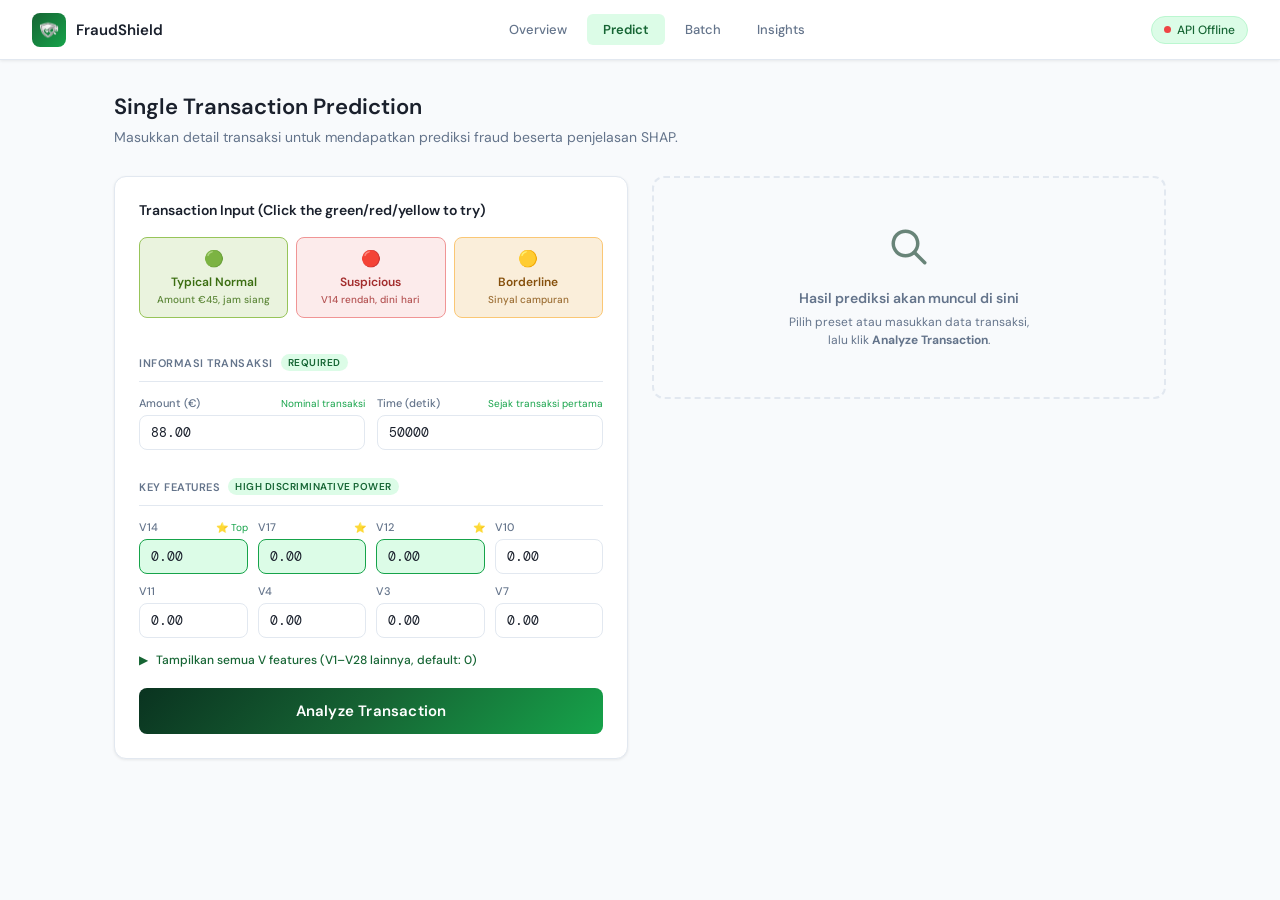
<file: Fraud-Detection-Frontend/predict.html>
<!DOCTYPE html>
<html lang="id">
<head>
  <meta charset="UTF-8" />
  <meta name="viewport" content="width=device-width, initial-scale=1.0" />
  <title>Predict — FraudShield</title>
  <link rel="preconnect" href="https://fonts.googleapis.com" />
  <link href="https://fonts.googleapis.com/css2?family=DM+Sans:wght@300;400;500;600&family=DM+Mono:wght@400;500&display=swap" rel="stylesheet" />
  <link rel="stylesheet" href="css/style.css" />
  <style>
    body { font-family: 'DM Sans', sans-serif; }

    .predict-layout {
      display: grid;
      grid-template-columns: 1fr 1fr;
      gap: 24px;
      align-items: start;
    }

    /* ── Preset buttons ──────────────────────────────────── */
    .presets {
      display: grid;
      grid-template-columns: repeat(3, 1fr);
      gap: 8px;
      margin-bottom: 22px;
    }

    .preset-btn {
      padding: 10px 8px;
      border-radius: var(--radius-md);
      font-size: 12px;
      font-weight: 500;
      cursor: pointer;
      border: 1px solid;
      transition: all 0.15s;
      text-align: center;
      font-family: 'DM Sans', sans-serif;
      line-height: 1.4;
    }

    .preset-btn .preset-icon { font-size: 16px; display: block; margin-bottom: 4px; }
    .preset-btn .preset-label { font-weight: 600; display: block; }
    .preset-btn .preset-desc { font-size: 10px; opacity: 0.8; display: block; margin-top: 2px; }

    .preset-btn.normal { background: var(--green-bg); color: var(--green-text); border-color: var(--green-border); }
    .preset-btn.fraud  { background: var(--red-bg);   color: var(--red-text);   border-color: var(--red-border); }
    .preset-btn.borderline { background: #FAEEDA; color: #854F0B; border-color: #FAC775; }

    .preset-btn:hover { transform: translateY(-2px); filter: brightness(0.95); }
    .preset-btn.selected { box-shadow: 0 0 0 2px currentColor; }

    /* ── Form sections ───────────────────────────────────── */
    .form-divider {
      font-size: 11px;
      font-weight: 600;
      color: var(--text-secondary);
      text-transform: uppercase;
      letter-spacing: 0.5px;
      padding: 14px 0 10px;
      border-bottom: 1px solid var(--gray-border);
      margin-bottom: 14px;
      display: flex;
      align-items: center;
      gap: 8px;
    }

    .form-divider span {
      background: #dcfce7;
      color: #166534;
      font-size: 10px;
      padding: 2px 7px;
      border-radius: 10px;
    }

    .form-grid-2 {
      display: grid;
      grid-template-columns: 1fr 1fr;
      gap: 12px;
      margin-bottom: 14px;
    }

    .form-grid-4 {
      display: grid;
      grid-template-columns: repeat(4, 1fr);
      gap: 10px;
      margin-bottom: 14px;
    }

    .form-group { display: flex; flex-direction: column; gap: 5px; }

    .form-label {
      font-size: 11px;
      font-weight: 500;
      color: var(--text-secondary);
      display: flex;
      align-items: center;
      justify-content: space-between;
    }

    .form-label .hint {
      font-size: 10px;
      color: #16a34a;
      font-weight: 400;
    }

    .form-input {
      padding: 8px 11px;
      border: 1px solid var(--gray-border);
      border-radius: var(--radius-md);
      font-size: 13px;
      color: var(--text-primary);
      background: white;
      transition: border-color 0.15s, box-shadow 0.15s;
      font-family: 'DM Mono', monospace;
      width: 100%;
    }

    .form-input:focus {
      outline: none;
      border-color: #16a34a;
      box-shadow: 0 0 0 3px rgba(22,163,74,0.12);
    }

    .form-input.highlight {
      border-color: #16a34a;
      background: #dcfce7;
    }

    /* ── Analyze button ──────────────────────────────────── */
    .btn-analyze {
      width: 100%;
      padding: 13px;
      background: linear-gradient(135deg, #0a3320, #166534, #16a34a);
      color: white;
      border: none;
      border-radius: var(--radius-md);
      font-size: 15px;
      font-weight: 600;
      cursor: pointer;
      transition: all 0.15s;
      display: flex;
      align-items: center;
      justify-content: center;
      gap: 10px;
      font-family: 'DM Sans', sans-serif;
      margin-top: 20px;
      letter-spacing: 0.2px;
    }

    .btn-analyze:hover { opacity: 0.92; transform: translateY(-1px); }
    .btn-analyze:active { transform: scale(0.99); }
    .btn-analyze:disabled { opacity: 0.6; cursor: not-allowed; transform: none; }

    .btn-spinner {
      width: 18px;
      height: 18px;
      border: 2px solid rgba(255,255,255,0.3);
      border-top-color: white;
      border-radius: 50%;
      animation: spin 0.7s linear infinite;
      display: none;
    }

    @keyframes spin { to { transform: rotate(360deg); } }

    /* ── Result panel ────────────────────────────────────── */
    .result-panel {
      display: none;
    }

    .result-panel.show {
      display: block;
      animation: slideIn 0.3s ease;
    }

    @keyframes slideIn {
      from { opacity: 0; transform: translateY(10px); }
      to   { opacity: 1; transform: translateY(0); }
    }

    /* Verdict card */
    .verdict-card {
      border-radius: var(--radius-lg);
      padding: 22px;
      border: 1.5px solid;
      margin-bottom: 16px;
    }

    .verdict-card.fraud  { background: var(--red-bg);   border-color: var(--red-border); }
    .verdict-card.normal { background: var(--green-bg); border-color: var(--green-border); }

    .verdict-header {
      display: flex;
      align-items: center;
      gap: 12px;
      margin-bottom: 18px;
    }

    .verdict-icon {
      font-size: 28px;
      line-height: 1;
    }

    .verdict-label {
      font-size: 20px;
      font-weight: 700;
    }

    .verdict-card.fraud  .verdict-label { color: var(--red-text); }
    .verdict-card.normal .verdict-label { color: var(--green-text); }

    .verdict-sub {
      font-size: 12px;
      opacity: 0.75;
      margin-top: 2px;
    }

    .verdict-card.fraud  .verdict-sub { color: var(--red-text); }
    .verdict-card.normal .verdict-sub { color: var(--green-text); }

    /* Metrics row */
    .verdict-metrics {
      display: grid;
      grid-template-columns: repeat(3, 1fr);
      gap: 10px;
      margin-bottom: 16px;
    }

    .verdict-metric {
      background: rgba(255,255,255,0.65);
      border-radius: 8px;
      padding: 12px;
      text-align: center;
    }

    .verdict-metric-label {
      font-size: 10px;
      font-weight: 600;
      text-transform: uppercase;
      letter-spacing: 0.4px;
      opacity: 0.7;
      margin-bottom: 4px;
    }

    .verdict-card.fraud  .verdict-metric-label { color: var(--red-text); }
    .verdict-card.normal .verdict-metric-label { color: var(--green-text); }

    .verdict-metric-value {
      font-size: 22px;
      font-weight: 700;
      font-family: 'DM Mono', monospace;
    }

    .verdict-card.fraud  .verdict-metric-value { color: var(--red-text); }
    .verdict-card.normal .verdict-metric-value { color: var(--green-text); }

    /* Risk gauge */
    .gauge-wrap { margin-bottom: 0; }

    .gauge-labels {
      display: flex;
      justify-content: space-between;
      font-size: 11px;
      font-weight: 500;
      margin-bottom: 6px;
    }

    .verdict-card.fraud  .gauge-labels { color: var(--red-text); }
    .verdict-card.normal .gauge-labels { color: var(--green-text); }

    .gauge-track {
      height: 10px;
      background: rgba(255,255,255,0.4);
      border-radius: 6px;
      overflow: hidden;
    }

    .gauge-fill {
      height: 100%;
      border-radius: 6px;
      transition: width 1s cubic-bezier(0.4, 0, 0.2, 1);
    }

    .verdict-card.fraud  .gauge-fill { background: var(--red-text); }
    .verdict-card.normal .gauge-fill { background: var(--green-text); }

    /* SHAP factors card */
    .shap-card {
      background: white;
      border: 1px solid var(--gray-border);
      border-radius: var(--radius-lg);
      padding: 20px;
    }

    .shap-title {
      font-size: 13px;
      font-weight: 600;
      color: var(--text-primary);
      margin-bottom: 4px;
      display: flex;
      align-items: center;
      gap: 8px;
    }

    .shap-desc {
      font-size: 11px;
      color: var(--text-secondary);
      margin-bottom: 16px;
      line-height: 1.5;
    }

    .shap-section { margin-bottom: 16px; }

    .shap-section-title {
      font-size: 11px;
      font-weight: 600;
      text-transform: uppercase;
      letter-spacing: 0.4px;
      margin-bottom: 10px;
      display: flex;
      align-items: center;
      gap: 6px;
    }

    .shap-section-title.fraud-sig  { color: var(--red-text); }
    .shap-section-title.normal-sig { color: var(--green-text); }

    .shap-item {
      display: flex;
      align-items: center;
      gap: 10px;
      padding: 8px 0;
      border-bottom: 1px solid var(--gray-border);
    }

    .shap-item:last-child { border-bottom: none; }

    .shap-feature {
      font-family: 'DM Mono', monospace;
      font-size: 12px;
      color: var(--text-primary);
      width: 140px;
      flex-shrink: 0;
    }

    .shap-bar-track {
      flex: 1;
      height: 8px;
      background: var(--gray-bg);
      border-radius: 4px;
      overflow: hidden;
    }

    .shap-bar-fill {
      height: 100%;
      border-radius: 4px;
    }

    .shap-bar-fill.pos { background: #ef4444; }
    .shap-bar-fill.neg { background: #22c55e; }

    .shap-val {
      font-family: 'DM Mono', monospace;
      font-size: 12px;
      font-weight: 600;
      width: 55px;
      text-align: right;
      flex-shrink: 0;
    }

    .shap-val.pos { color: var(--red-text); }
    .shap-val.neg { color: var(--green-text); }

    /* Placeholder state */
    .result-placeholder {
      background: var(--gray-bg);
      border: 2px dashed var(--gray-border);
      border-radius: var(--radius-lg);
      padding: 48px 24px;
      text-align: center;
    }

    .result-placeholder-icon { font-size: 36px; margin-bottom: 12px; }
    .result-placeholder-title { font-size: 14px; font-weight: 600; color: var(--text-secondary); margin-bottom: 6px; }
    .result-placeholder-desc  { font-size: 12px; color: var(--text-secondary); line-height: 1.5; }

    /* V features toggle */
    .v-toggle {
      display: flex;
      align-items: center;
      gap: 8px;
      font-size: 12px;
      color: #166534;
      cursor: pointer;
      margin-bottom: 12px;
      font-weight: 500;
    }

    .v-fields { display: none; }
    .v-fields.open { display: block; }

    .v-grid {
      display: grid;
      grid-template-columns: repeat(4, 1fr);
      gap: 8px;
    }

    @media (max-width: 900px) {
      .predict-layout { grid-template-columns: 1fr; }
      .form-grid-4 { grid-template-columns: repeat(2, 1fr); }
      .v-grid { grid-template-columns: repeat(3, 1fr); }
    }
  </style>
</head>
<body>

<!-- ── Topbar ─────────────────────────────────────────────── -->
<nav class="topbar">
  <a href="index.html" class="logo">
    <div class="logo-icon">
      <img src="assets/FraudShield.svg" alt="Logo" class="svg-icon">
    </div>
    <span class="logo-text">FraudShield</span>
  </a>
  <div class="nav">
    <a href="index.html">Overview</a>
    <a href="predict.html" class="active">Predict</a>
    <a href="batch.html">Batch</a>
    <a href="insights.html">Insights</a>
  </div>
  <div class="api-badge">
    <div class="dot online" id="api-dot"></div>
    <span id="api-status-text">API Connected</span>
  </div>
</nav>

<!-- ── Main ───────────────────────────────────────────────── -->
<div class="page">
  <div class="page-header">
    <h1 class="page-title">Single Transaction Prediction</h1>
    <p class="page-subtitle">
      Masukkan detail transaksi untuk mendapatkan prediksi fraud beserta penjelasan SHAP.
    </p>
  </div>

  <div class="predict-layout">

    <!-- ── LEFT: Form ─────────────────────────────────────── -->
    <div class="card">
      <div class="card-title">Transaction Input (Click the green/red/yellow to try)</div>

      <!-- Presets -->
      <div class="presets">
        <button class="preset-btn normal" onclick="applyPreset('normal')">
          <span class="preset-icon">🟢</span>
          <span class="preset-label">Typical Normal</span>
          <span class="preset-desc">Amount €45, jam siang</span>
        </button>
        <button class="preset-btn fraud" onclick="applyPreset('fraud')">
          <span class="preset-icon">🔴</span>
          <span class="preset-label">Suspicious</span>
          <span class="preset-desc">V14 rendah, dini hari</span>
        </button>
        <button class="preset-btn borderline" onclick="applyPreset('borderline')">
          <span class="preset-icon">🟡</span>
          <span class="preset-label">Borderline</span>
          <span class="preset-desc">Sinyal campuran</span>
        </button>
      </div>

      <!-- Main transaction fields -->
      <div class="form-divider">
        Informasi Transaksi
        <span>Required</span>
      </div>

      <div class="form-grid-2">
        <div class="form-group">
          <label class="form-label">
            Amount (€)
            <span class="hint">Nominal transaksi</span>
          </label>
          <input class="form-input" id="f-amount" type="number" value="88.00" step="0.01" min="0" />
        </div>
        <div class="form-group">
          <label class="form-label">
            Time (detik)
            <span class="hint">Sejak transaksi pertama</span>
          </label>
          <input class="form-input" id="f-time" type="number" value="50000" min="0" />
        </div>
      </div>

      <!-- Key V features -->
      <div class="form-divider">
        Key Features
        <span>High discriminative power</span>
      </div>

      <div class="form-grid-4">
        <div class="form-group">
          <label class="form-label">V14 <span class="hint">⭐ Top</span></label>
          <input class="form-input highlight" id="f-v14" type="number" value="0.00" step="0.1" />
        </div>
        <div class="form-group">
          <label class="form-label">V17 <span class="hint">⭐</span></label>
          <input class="form-input highlight" id="f-v17" type="number" value="0.00" step="0.1" />
        </div>
        <div class="form-group">
          <label class="form-label">V12 <span class="hint">⭐</span></label>
          <input class="form-input highlight" id="f-v12" type="number" value="0.00" step="0.1" />
        </div>
        <div class="form-group">
          <label class="form-label">V10</label>
          <input class="form-input" id="f-v10" type="number" value="0.00" step="0.1" />
        </div>
        <div class="form-group">
          <label class="form-label">V11</label>
          <input class="form-input" id="f-v11" type="number" value="0.00" step="0.1" />
        </div>
        <div class="form-group">
          <label class="form-label">V4</label>
          <input class="form-input" id="f-v4" type="number" value="0.00" step="0.1" />
        </div>
        <div class="form-group">
          <label class="form-label">V3</label>
          <input class="form-input" id="f-v3" type="number" value="0.00" step="0.1" />
        </div>
        <div class="form-group">
          <label class="form-label">V7</label>
          <input class="form-input" id="f-v7" type="number" value="0.00" step="0.1" />
        </div>
      </div>

      <!-- Other V features (collapsible) -->
      <div class="v-toggle" onclick="toggleVFields()">
        <span id="v-toggle-icon">▶</span>
        Tampilkan semua V features (V1–V28 lainnya, default: 0)
      </div>

      <div class="v-fields" id="v-fields">
        <div class="form-divider">V Features Lainnya <span>Default 0</span></div>
        <div class="v-grid">
          <div class="form-group"><label class="form-label">V1</label><input class="form-input" id="f-v1"  type="number" value="0" step="0.1"/></div>
          <div class="form-group"><label class="form-label">V2</label><input class="form-input" id="f-v2"  type="number" value="0" step="0.1"/></div>
          <div class="form-group"><label class="form-label">V5</label><input class="form-input" id="f-v5"  type="number" value="0" step="0.1"/></div>
          <div class="form-group"><label class="form-label">V6</label><input class="form-input" id="f-v6"  type="number" value="0" step="0.1"/></div>
          <div class="form-group"><label class="form-label">V8</label><input class="form-input" id="f-v8"  type="number" value="0" step="0.1"/></div>
          <div class="form-group"><label class="form-label">V9</label><input class="form-input" id="f-v9"  type="number" value="0" step="0.1"/></div>
          <div class="form-group"><label class="form-label">V13</label><input class="form-input" id="f-v13" type="number" value="0" step="0.1"/></div>
          <div class="form-group"><label class="form-label">V15</label><input class="form-input" id="f-v15" type="number" value="0" step="0.1"/></div>
          <div class="form-group"><label class="form-label">V16</label><input class="form-input" id="f-v16" type="number" value="0" step="0.1"/></div>
          <div class="form-group"><label class="form-label">V18</label><input class="form-input" id="f-v18" type="number" value="0" step="0.1"/></div>
          <div class="form-group"><label class="form-label">V19</label><input class="form-input" id="f-v19" type="number" value="0" step="0.1"/></div>
          <div class="form-group"><label class="form-label">V20</label><input class="form-input" id="f-v20" type="number" value="0" step="0.1"/></div>
          <div class="form-group"><label class="form-label">V21</label><input class="form-input" id="f-v21" type="number" value="0" step="0.1"/></div>
          <div class="form-group"><label class="form-label">V22</label><input class="form-input" id="f-v22" type="number" value="0" step="0.1"/></div>
          <div class="form-group"><label class="form-label">V23</label><input class="form-input" id="f-v23" type="number" value="0" step="0.1"/></div>
          <div class="form-group"><label class="form-label">V24</label><input class="form-input" id="f-v24" type="number" value="0" step="0.1"/></div>
          <div class="form-group"><label class="form-label">V25</label><input class="form-input" id="f-v25" type="number" value="0" step="0.1"/></div>
          <div class="form-group"><label class="form-label">V26</label><input class="form-input" id="f-v26" type="number" value="0" step="0.1"/></div>
          <div class="form-group"><label class="form-label">V27</label><input class="form-input" id="f-v27" type="number" value="0" step="0.1"/></div>
          <div class="form-group"><label class="form-label">V28</label><input class="form-input" id="f-v28" type="number" value="0" step="0.1"/></div>
        </div>
      </div>

      <!-- Submit -->
      <button class="btn-analyze" id="btn-analyze" onclick="analyzeTransaction()">
        <div class="btn-spinner" id="btn-spinner"></div>
        <span id="btn-text">Analyze Transaction</span>
      </button>
    </div>

    <!-- ── RIGHT: Result ──────────────────────────────────── -->
    <div>

      <!-- Placeholder -->
    <div class="result-placeholder" id="result-placeholder">
      <img src="assets/searchgreen.svg" alt="Search" class="placeholder-svg">
      <div class="result-placeholder-title">Hasil prediksi akan muncul di sini</div>
      <div class="result-placeholder-desc">
        Pilih preset atau masukkan data transaksi,<br>
        lalu klik <strong>Analyze Transaction</strong>.
      </div>
    </div>

      <!-- Result panel -->
      <div class="result-panel" id="result-panel">

        <!-- Verdict card -->
        <div class="verdict-card" id="verdict-card">
          <div class="verdict-header">
            <div class="verdict-icon" id="verdict-icon"></div>
            <div>
              <div class="verdict-label" id="verdict-label"></div>
              <div class="verdict-sub" id="verdict-sub"></div>
            </div>
          </div>

          <div class="verdict-metrics">
            <div class="verdict-metric">
              <div class="verdict-metric-label">Probability</div>
              <div class="verdict-metric-value" id="v-probability"></div>
            </div>
            <div class="verdict-metric">
              <div class="verdict-metric-label">Risk Score</div>
              <div class="verdict-metric-value" id="v-risk"></div>
            </div>
            <div class="verdict-metric">
              <div class="verdict-metric-label">Threshold</div>
              <div class="verdict-metric-value" id="v-threshold"></div>
            </div>
          </div>

          <div class="gauge-wrap">
            <div class="gauge-labels">
              <span>Risk Level</span>
              <span id="gauge-pct"></span>
            </div>
            <div class="gauge-track">
              <div class="gauge-fill" id="gauge-fill" style="width:0%"></div>
            </div>
          </div>
        </div>

        <!-- SHAP explanation -->
        <div class="shap-card" id="shap-card">
          <div class="shap-title">
            Why this decision? (SHAP)
          </div>
          <p class="shap-desc">
            SHAP values menunjukkan kontribusi setiap fitur terhadap keputusan model.
            <strong>Merah</strong> = mendorong ke FRAUD · <strong>Hijau</strong> = mendorong ke NORMAL.
          </p>

          <div class="shap-section">
            <div class="shap-section-title fraud-sig">🔴 Top Fraud Signals</div>
            <div id="shap-fraud-list"></div>
          </div>

          <div class="shap-section">
            <div class="shap-section-title normal-sig">🟢 Top Normal Signals</div>
            <div id="shap-normal-list"></div>
          </div>
        </div>

      </div>
    </div>
  </div>
</div>

<!-- ── Scripts ─────────────────────────────────────────────── -->
<script src="js/api.js"></script>
<script>
  // ── Presets ──────────────────────────────────────────────
  const PRESETS = {
    normal: {
      amount: 45.0, time: 50000,
      v14: 0.5, v17: 0.3, v12: 0.2, v10: 0.1,
      v11: 0.2, v4: 0.3, v3: 0.1, v7: 0.1,
    },
    fraud: {
      amount: 1.99, time: 5000,
      v14: -8.5, v17: -5.2, v12: -6.1, v10: -4.8,
      v11: -2.1, v4: -1.5, v3: -3.2, v7: -2.8,
    },
    borderline: {
      amount: 120.0, time: 15000,
      v14: -2.1, v17: -1.8, v12: -1.5, v10: -1.2,
      v11: 0.3, v4: 0.5, v3: -0.8, v7: -0.6,
    },
  };

  function applyPreset(type) {
    const p = PRESETS[type];
    document.getElementById('f-amount').value = p.amount;
    document.getElementById('f-time').value   = p.time;
    document.getElementById('f-v14').value    = p.v14;
    document.getElementById('f-v17').value    = p.v17;
    document.getElementById('f-v12').value    = p.v12;
    document.getElementById('f-v10').value    = p.v10;
    document.getElementById('f-v11').value    = p.v11;
    document.getElementById('f-v4').value     = p.v4;
    document.getElementById('f-v3').value     = p.v3;
    document.getElementById('f-v7').value     = p.v7;
    // Reset all other V to 0
    [1,2,5,6,8,9,13,15,16,18,19,20,21,22,23,24,25,26,27,28].forEach(i => {
      const el = document.getElementById(`f-v${i}`);
      if (el) el.value = 0;
    });
    // Highlight selected preset
    document.querySelectorAll('.preset-btn').forEach(b => b.classList.remove('selected'));
    event.currentTarget.classList.add('selected');
  }

  // ── Toggle V fields ───────────────────────────────────────
  function toggleVFields() {
    const el   = document.getElementById('v-fields');
    const icon = document.getElementById('v-toggle-icon');
    el.classList.toggle('open');
    icon.textContent = el.classList.contains('open') ? '▼' : '▶';
  }

  // ── Collect form values ───────────────────────────────────
  function collectInput() {
    const val = id => parseFloat(document.getElementById(id)?.value || 0) || 0;
    const input = { Amount: val('f-amount'), Time: val('f-time') };
    for (let i = 1; i <= 28; i++) {
      input[`V${i}`] = val(`f-v${i}`);
    }
    return input;
  }

  // ── Analyze transaction ───────────────────────────────────
  async function analyzeTransaction() {
    const btn     = document.getElementById('btn-analyze');
    const spinner = document.getElementById('btn-spinner');
    const btnText = document.getElementById('btn-text');

    // Loading state
    btn.disabled        = true;
    spinner.style.display = 'block';
    btnText.textContent   = 'Menganalisis...';

    try {
      const input  = collectInput();
      const result = await predictSingle(input);
      displayResult(result);
    } catch (err) {
      alert('❌ Error: ' + err.message + '\n\nPastikan API Railway sedang online.');
    } finally {
      btn.disabled        = false;
      spinner.style.display = 'none';
      btnText.textContent   = 'Analyze Transaction';
    }
  }

  // ── Display result ────────────────────────────────────────
  function displayResult(result) {
    const isFraud = result.prediction === 1;

    // Show/hide panels
    document.getElementById('result-placeholder').style.display = 'none';
    const panel = document.getElementById('result-panel');
    panel.classList.add('show');

    // Verdict card class
    const card = document.getElementById('verdict-card');
    card.className = `verdict-card ${isFraud ? 'fraud' : 'normal'}`;

    // Fill verdict
    document.getElementById('verdict-icon').innerHTML = isFraud 
      ? '<img src="assets/warning.svg" alt="Fraud" class="verdict-svg">' 
      : '<img src="assets/checklist.svg" alt="Normal" class="verdict-svg">';
          document.getElementById('verdict-label').textContent = isFraud ? 'FRAUD DETECTED' : 'TRANSACTION NORMAL';
    document.getElementById('verdict-sub').textContent   = isFraud
      ? `Transaksi ini dicurigai penipuan dengan probabilitas ${(result.probability * 100).toFixed(1)}%`
      : `Transaksi terdeteksi normal dengan risiko rendah`;

    document.getElementById('v-probability').textContent = `${(result.probability * 100).toFixed(2)}%`;
    document.getElementById('v-risk').textContent        = `${result.risk_score}/100`;
    document.getElementById('v-threshold').textContent   = result.threshold_used?.toFixed(2) || '0.80';

    // Gauge
    document.getElementById('gauge-fill').style.width = `${result.risk_score}%`;
    document.getElementById('gauge-pct').textContent   = `${result.risk_score}%`;

    // SHAP — Note: FastAPI /predict tidak return shap values
    // Tampilkan placeholder SHAP explanation berdasarkan input
    renderShapProxy(isFraud);
  }

  // ── SHAP proxy (karena endpoint /predict tidak return shap) ─
  function renderShapProxy(isFraud) {
    const v14 = parseFloat(document.getElementById('f-v14').value) || 0;
    const v17 = parseFloat(document.getElementById('f-v17').value) || 0;
    const v12 = parseFloat(document.getElementById('f-v12').value) || 0;
    const amt  = parseFloat(document.getElementById('f-amount').value) || 0;

    const fraudSignals = [
      { name: 'V14', val: v14 < 0 ? Math.abs(v14) * 0.035 : 0 },
      { name: 'V17', val: v17 < 0 ? Math.abs(v17) * 0.028 : 0 },
      { name: 'V12', val: v12 < 0 ? Math.abs(v12) * 0.025 : 0 },
      { name: 'is_night', val: parseInt(document.getElementById('f-time').value) < 21600 ? 0.12 : 0 },
    ].filter(x => x.val > 0).sort((a,b) => b.val - a.val).slice(0, 4);

    const normalSignals = [
      { name: 'log_amount',       val: amt > 10 ? 0.09 : 0 },
      { name: 'v_fraud_composite', val: v14 > 0 ? 0.07 : 0 },
      { name: 'hour_cos',          val: 0.05 },
    ].filter(x => x.val > 0);

    const maxVal = Math.max(...fraudSignals.map(x => x.val), 0.01);

    const fraudList  = document.getElementById('shap-fraud-list');
    const normalList = document.getElementById('shap-normal-list');

    fraudList.innerHTML = fraudSignals.length > 0
      ? fraudSignals.map(s => `
          <div class="shap-item">
            <div class="shap-feature">${s.name}</div>
            <div class="shap-bar-track">
              <div class="shap-bar-fill pos" style="width:${(s.val/maxVal*100).toFixed(0)}%"></div>
            </div>
            <div class="shap-val pos">+${s.val.toFixed(3)}</div>
          </div>`).join('')
      : '<p style="font-size:12px;color:var(--text-secondary);padding:8px 0">Tidak ada sinyal fraud signifikan</p>';

    normalList.innerHTML = normalSignals.map(s => `
      <div class="shap-item">
        <div class="shap-feature">${s.name}</div>
        <div class="shap-bar-track">
          <div class="shap-bar-fill neg" style="width:${(s.val/0.15*100).toFixed(0)}%"></div>
        </div>
        <div class="shap-val neg">-${s.val.toFixed(3)}</div>
      </div>`).join('');
  }

  // ── Check API status ──────────────────────────────────────
  async function checkApi() {
    try {
      const res  = await fetch(`${API_BASE}/health`, { signal: AbortSignal.timeout(4000) });
      const data = await res.json();
      if (data.status === 'healthy') {
        document.getElementById('api-dot').style.background = '#22c55e';
        document.getElementById('api-status-text').textContent = 'API Connected';
      }
    } catch {
      document.getElementById('api-dot').style.background = '#ef4444';
      document.getElementById('api-status-text').textContent = 'API Offline';
    }
  }

  checkApi();
</script>
</body>
</html>
</file>
<file: Fraud-Detection-Frontend/css/style.css>
* {
  box-sizing: border-box;
  margin: 0;
  padding: 0;
}

:root {
  --green-dark:   #166534;
  --green-mid:    #16a34a;
  --green-light:  #dcfce7;
  --green-border: #bbf7d0;
  --green-bg:    #EAF3DE;
  --green-text:  #3B6D11;
  --green-border:#97C459;
  --red-bg:      #FCEBEB;
  --red-text:    #A32D2D;
  --red-border:  #F09595;
  --gray-bg:     #f8fafc;
  --gray-border: #e2e8f0;
  --text-primary:   #1a202c;
  --text-secondary: #64748b;
  --white:    #ffffff;
  --radius-md: 8px;
  --radius-lg: 12px;
  --shadow-sm: 0 1px 3px rgba(0,0,0,0.08);
}

body {
  font-family: 'DM Sans', -apple-system, BlinkMacSystemFont, sans-serif;
  background: var(--gray-bg);
  color: var(--text-primary);
  min-height: 100vh;
}

/* ── Topbar ──────────────────────────────────────────────── */
.topbar {
  background: var(--white);
  border-bottom: 1px solid var(--gray-border);
  padding: 0 32px;
  display: flex;
  align-items: center;
  justify-content: space-between;
  height: 60px;
  position: sticky;
  top: 0;
  z-index: 100;
  box-shadow: var(--shadow-sm);
}

.logo {
  display: flex;
  align-items: center;
  gap: 10px;
  text-decoration: none;
}

.logo-icon {
  width: 34px;
  height: 34px;
  background: linear-gradient(135deg, #166534, #16a34a);
  border-radius: var(--radius-md);
  display: flex;
  align-items: center;
  justify-content: center;
  color: white;
  font-size: 18px;
}

.logo-text {
  font-size: 15px;
  font-weight: 600;
  color: var(--text-primary);
}

.nav { display: flex; gap: 4px; }

.nav a {
  padding: 7px 16px;
  border-radius: 6px;
  font-size: 13px;
  color: var(--text-secondary);
  text-decoration: none;
  transition: all 0.15s;
  font-weight: 500;
}

.nav a:hover {
  background: var(--gray-bg);
  color: var(--text-primary);
}

.nav a.active {
  background: #dcfce7;
  color: #166534;
  font-weight: 600;
}

.api-badge {
  display: flex;
  align-items: center;
  gap: 6px;
  background: #dcfce7;
  color: #166534;
  font-size: 12px;
  font-weight: 500;
  padding: 5px 12px;
  border-radius: 20px;
  border: 1px solid #bbf7d0;
}

.api-badge .dot {
  width: 7px;
  height: 7px;
  border-radius: 50%;
  background: var(--text-secondary);
  transition: background 0.3s;
}

.api-badge .dot.online { background: #22c55e; }

/* ── Layout ──────────────────────────────────────────────── */
.page {
  max-width: 1100px;
  margin: 0 auto;
  padding: 32px 24px;
}

.page-header { margin-bottom: 28px; }

.page-title {
  font-size: 22px;
  font-weight: 600;
  color: var(--text-primary);
  margin-bottom: 6px;
}

.page-subtitle {
  font-size: 14px;
  color: var(--text-secondary);
  line-height: 1.5;
}

/* ── Cards ───────────────────────────────────────────────── */
.card {
  background: var(--white);
  border: 1px solid var(--gray-border);
  border-radius: var(--radius-lg);
  padding: 24px;
  box-shadow: var(--shadow-sm);
}

.card-title {
  font-size: 14px;
  font-weight: 600;
  color: var(--text-primary);
  margin-bottom: 18px;
  display: flex;
  align-items: center;
  gap: 8px;
}

/* ── Metric cards ────────────────────────────────────────── */
.metrics-grid {
  display: grid;
  grid-template-columns: repeat(4, 1fr);
  gap: 14px;
  margin-bottom: 24px;
}

.metric-card {
  background: var(--white);
  border: 1px solid var(--gray-border);
  border-radius: var(--radius-lg);
  padding: 18px 20px;
  box-shadow: var(--shadow-sm);
}

.metric-label {
  font-size: 11px;
  color: var(--text-secondary);
  font-weight: 600;
  text-transform: uppercase;
  letter-spacing: 0.5px;
  margin-bottom: 8px;
}

.metric-value {
  font-size: 24px;
  font-weight: 700;
  color: var(--text-primary);
  margin-bottom: 6px;
  font-family: 'DM Mono', monospace;
}

.metric-badge {
  display: inline-block;
  font-size: 11px;
  padding: 2px 9px;
  border-radius: 20px;
  font-weight: 500;
}

.metric-badge.blue  { background: #dcfce7;  color: #166534; }
.metric-badge.green { background: var(--green-bg);    color: var(--green-text); }
.metric-badge.red   { background: var(--red-bg);      color: var(--red-text); }

/* ── Two column layout ───────────────────────────────────── */
.two-col {
  display: grid;
  grid-template-columns: 1.4fr 1fr;
  gap: 20px;
  margin-bottom: 24px;
}

/* ── Pills ───────────────────────────────────────────────── */
.pill {
  display: inline-block;
  padding: 3px 10px;
  border-radius: 20px;
  font-size: 11px;
  font-weight: 600;
}

.pill.fraud  { background: var(--red-bg);   color: var(--red-text); }
.pill.normal { background: var(--green-bg); color: var(--green-text); }

/* ── Buttons ─────────────────────────────────────────────── */
.btn-primary {
  width: 100%;
  padding: 11px;
  background: linear-gradient(135deg, #0a3320, #166534, #16a34a);
  color: white;
  border: none;
  border-radius: var(--radius-md);
  font-size: 14px;
  font-weight: 600;
  cursor: pointer;
  transition: all 0.15s;
  display: flex;
  align-items: center;
  justify-content: center;
  gap: 8px;
  font-family: 'DM Sans', sans-serif;
}

.btn-primary:hover   { opacity: 0.92; transform: translateY(-1px); }
.btn-primary:active  { transform: scale(0.99); }
.btn-primary:disabled { opacity: 0.6; cursor: not-allowed; transform: none; }

.btn-secondary {
  padding: 9px 18px;
  background: var(--white);
  color: #166534;
  border: 1px solid #bbf7d0;
  border-radius: var(--radius-md);
  font-size: 13px;
  font-weight: 500;
  cursor: pointer;
  transition: all 0.15s;
  font-family: 'DM Sans', sans-serif;
}

.btn-secondary:hover { background: #dcfce7; }

/* ── Animations ──────────────────────────────────────────── */
@keyframes fadeIn {
  from { opacity: 0; transform: translateY(10px); }
  to   { opacity: 1; transform: translateY(0); }
}

.fade-in { animation: fadeIn 0.4s ease forwards; }

/* ── Responsive ──────────────────────────────────────────── */
@media (max-width: 900px) {
  .topbar { padding: 0 16px; }
  .page   { padding: 20px 16px; }
  .metrics-grid { grid-template-columns: repeat(2, 1fr); }
  .two-col { grid-template-columns: 1fr; }
  .nav a { padding: 7px 10px; font-size: 12px; }
}

@media (max-width: 600px) {
  .metrics-grid { grid-template-columns: 1fr 1fr; }
  .logo-text { display: none; }
}

/* ── Icons ──────────────────────────────────────────────── */
.svg-icon {
  width: 20px;  
  height: 20px;
  display: block;
}

.btn-icon {
  width: 18px;  
  height: 18px;
  display: block;
}

.title-icon {
  width: 18px;
  height: 18px;
  display: block;
  /* Menjaga agar icon tetap proporsional */
  object-fit: contain;
}

.placeholder-svg {
  width: 42px;  
  height: 42px;
  margin: 0 auto 16px auto; 
  opacity: 0.6; 
}

.upload-svg {
  width: 48px;  
  height: 48px;
  margin: 0 auto 16px auto; 
  display: block;
  transition: transform 0.2s ease; 
}

.upload-zone:hover .upload-svg,
.upload-zone.dragover .upload-svg {
  transform: scale(1.1);
}

.meta-icon {
  width: 14px;
  height: 14px;
  display: block;
  opacity: 0.7; 
}

.filter-btn {
  padding: 6px 14px;
  border-radius: 20px;
  font-size: 12px;
  font-weight: 500;
  cursor: pointer;
  border: 1px solid var(--gray-border);
  background: white;
  color: var(--text-secondary);
  transition: all 0.15s;
  font-family: 'DM Sans', sans-serif;
  
  /* Tambahkan 3 baris ini agar icon & teks sejajar */
  display: inline-flex;
  align-items: center;
  gap: 6px;
}

.filter-icon {
  width: 14px;
  height: 14px;
  display: block;
}

/* ── Search Input ────────────────────────────────────────── */
.search-wrapper {
  position: relative;
  display: flex;
  align-items: center;
  margin-left: auto; /* Ini yang akan mendorong form ke kanan */
}

.search-icon {
  position: absolute;
  left: 10px;
  width: 16px;
  height: 16px;
  pointer-events: none;
  opacity: 0.5;
}

.search-input {
  padding: 7px 12px 7px 32px; /* Padding kiri 32px untuk tempat ikon */
  border: 1px solid var(--gray-border);
  border-radius: var(--radius-md);
  font-size: 13px;
  color: var(--text-primary);
  background: white;
  font-family: 'DM Sans', sans-serif;
  width: 180px;
}

.search-input:focus { 
  outline: none; 
  border-color: var(--green-mid); /* Menggunakan warna hijau tema baru */
}

.empty-svg {
  width: 56px;  /* Ukuran besar karena ini elemen utama di layar kosong */
  height: 56px;
  margin: 0 auto 16px auto; /* Memposisikan ke tengah dan memberi jarak bawah */
  display: block;
  opacity: 0.4; /* Dibuat agak transparan agar terasa seperti background/kosong */
}

.verdict-svg {
  width: 48px;  /* Dibuat cukup besar agar hasil prediksinya terlihat jelas */
  height: 48px;
  margin: 0 auto;
  display: block;
}

.tab-btn {
  display: inline-flex;
  align-items: center;
  gap: 8px;
}

.tab-icon {
  width: 16px;
  height: 16px;
  display: block;
  opacity: 0.8; 
}

.decision-q {
  display: flex;
  align-items: flex-start; 
  gap: 8px;
}

.q-icon {
  width: 16px;
  height: 16px;
  flex-shrink: 0; 
  margin-top: 0px; 
  opacity: 0.8;
}
</file>
